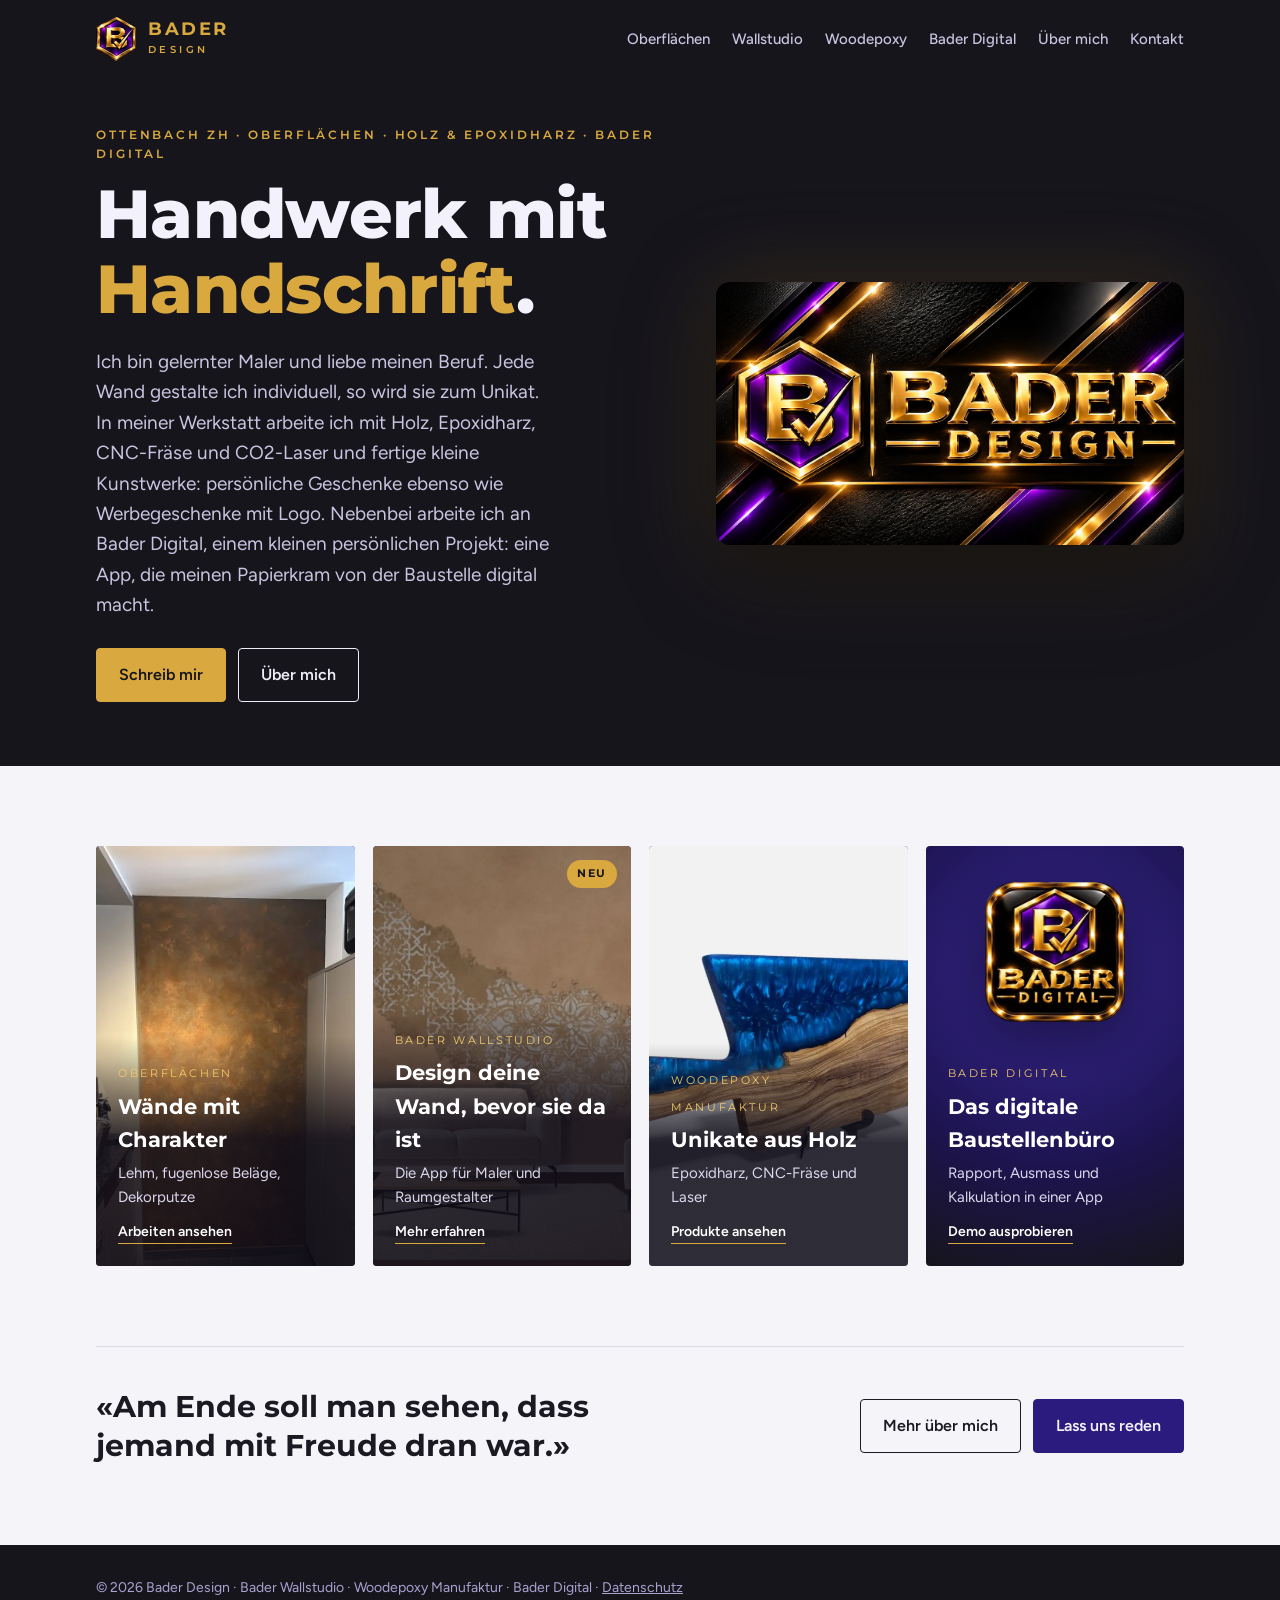
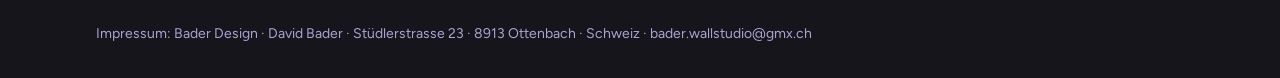
<file: index.html>
<!doctype html>
<html lang="de-CH">
<head>
<meta charset="utf-8">
<meta name="viewport" content="width=device-width, initial-scale=1, viewport-fit=cover">
<title>Bader Design · Maler, Oberflächen und Holz-Unikate in Ottenbach ZH</title>
<meta name="description" content="Bader Design in Ottenbach ZH: dekorative Oberflächen mit Lehm, Kalk und fugenlosen Belägen, Unikate aus Holz und Epoxidharz, die App Bader Wallstudio und Bader Digital.">
<link rel="icon" type="image/webp" href="logo-icon.webp">
<link rel="canonical" href="https://baderdesign.ch/">
<meta property="og:title" content="Bader Design">
<meta property="og:description" content="Bader Design in Ottenbach ZH: dekorative Oberflächen mit Lehm, Kalk und fugenlosen Belägen, Unikate aus Holz und Epoxidharz, die App Bader Wallstudio und Bader Digital.">
<meta property="og:image" content="https://baderdesign.ch/logo.webp">
<meta property="og:url" content="https://baderdesign.ch/">
<link rel="stylesheet" href="https://fonts.googleapis.com/css2?family=Archivo:wght@600;700;800&family=Montserrat:wght@500;600;700;800&family=Figtree:wght@400;500;600&family=JetBrains+Mono:wght@400;500&display=swap">
<link rel="stylesheet" href="style.css">
<style>:root{padding-top:env(safe-area-inset-top,0px);padding-bottom:env(safe-area-inset-bottom,0px)}body{margin:0}img{max-width:100%}[hidden]{display:none!important}</style>
</head>
<body><div class="band">
<nav><div class="wrap">
  <a class="brand" href="index.html" aria-label="Bader Design, Startseite">
    <img src="logo-icon.webp" alt="" width="40" height="45">
    <span><b>BADER</b><small>DESIGN</small></span>
  </a>
  <ul><li><a href="oberflaechen.html">Oberflächen</a></li><li><a href="wallstudio.html">Wallstudio</a></li><li><a href="woodepoxy.html">Woodepoxy</a></li><li><a href="digital.html">Bader Digital</a></li><li><a href="ueber-mich.html">Über mich</a></li><li><a href="kontakt.html">Kontakt</a></li></ul>
</div></nav>
<header class="hero home-hero"><div class="wrap">
  <div>
    <p class="label">Ottenbach ZH · Oberflächen · Holz &amp; Epoxidharz · Bader Digital</p>
    <h1>Handwerk mit <em>Handschrift</em>.</h1>
    <p class="lead">Ich bin gelernter Maler und liebe meinen Beruf. Jede Wand gestalte ich individuell, so wird sie zum Unikat. In meiner Werkstatt arbeite ich mit Holz, Epoxidharz, CNC-Fräse und CO2-Laser und fertige kleine Kunstwerke: persönliche Geschenke ebenso wie Werbegeschenke mit Logo. Nebenbei arbeite ich an Bader Digital, einem kleinen persönlichen Projekt: eine App, die meinen Papierkram von der Baustelle digital macht.</p>
    <div class="cta">
      <a class="btn gold" href="kontakt.html">Schreib mir</a>
      <a class="btn" href="ueber-mich.html" style="color:#EEECF5">Über mich</a>
    </div>
  </div>
  <div class="hexwrap">
    <img class="hex" src="logo.webp" alt="Bader Design Logo" width="1200" height="675">
  </div>
</div></header>
</div>

<section><div class="wrap">
  <div class="tiles">
    <a class="tile" href="oberflaechen.html"><img src="bilder/ironic-kueche.webp" alt="" loading="lazy"><div class="tx"><span>Oberflächen</span><b>Wände mit Charakter</b><small>Lehm, fugenlose Beläge, Dekorputze</small><em>Arbeiten ansehen</em></div></a>
    <a class="tile wall" href="wallstudio.html"><img src="bilder/ws-titel.webp" alt="" loading="lazy"><span class="newbadge">Neu</span><div class="tx"><span>Bader Wallstudio</span><b>Design deine Wand, bevor sie da ist</b><small>Die App für Maler und Raumgestalter</small><em>Mehr erfahren</em></div></a>
    <a class="tile" href="woodepoxy.html"><img src="bilder/brett-blau.webp" alt="" loading="lazy"><div class="tx"><span>Woodepoxy Manufaktur</span><b>Unikate aus Holz</b><small>Epoxidharz, CNC-Fräse und Laser</small><em>Produkte ansehen</em></div></a>
    <a class="tile app" href="digital.html"><img class="appicon" src="bilder/digital-icon.webp" alt="" width="360" height="360"><div class="tx"><span>Bader Digital</span><b>Das digitale Baustellenbüro</b><small>Rapport, Ausmass und Kalkulation in einer App</small><em>Demo ausprobieren</em></div></a>
  </div>
</div></section>

<section style="padding-top:0"><div class="wrap">
  <div class="teaser">
    <blockquote>«Am Ende soll man sehen, dass jemand mit Freude dran war.»</blockquote>
    <div class="cta"><a class="btn line" href="ueber-mich.html">Mehr über mich</a><a class="btn solid" href="kontakt.html">Lass uns reden</a></div>
  </div>
</div></section>

<footer><div class="wrap">
  <p>© 2026 Bader Design · Bader Wallstudio · Woodepoxy Manufaktur · Bader Digital · <a href="datenschutz.html" style="color:inherit">Datenschutz</a></p>
  <p>Impressum: Bader Design · David Bader · Stüdlerstrasse 23 · 8913 Ottenbach · Schweiz · bader.wallstudio@gmx.ch</p>
</div></footer>
<script src="script.js"></script>

</body></html>
</file>
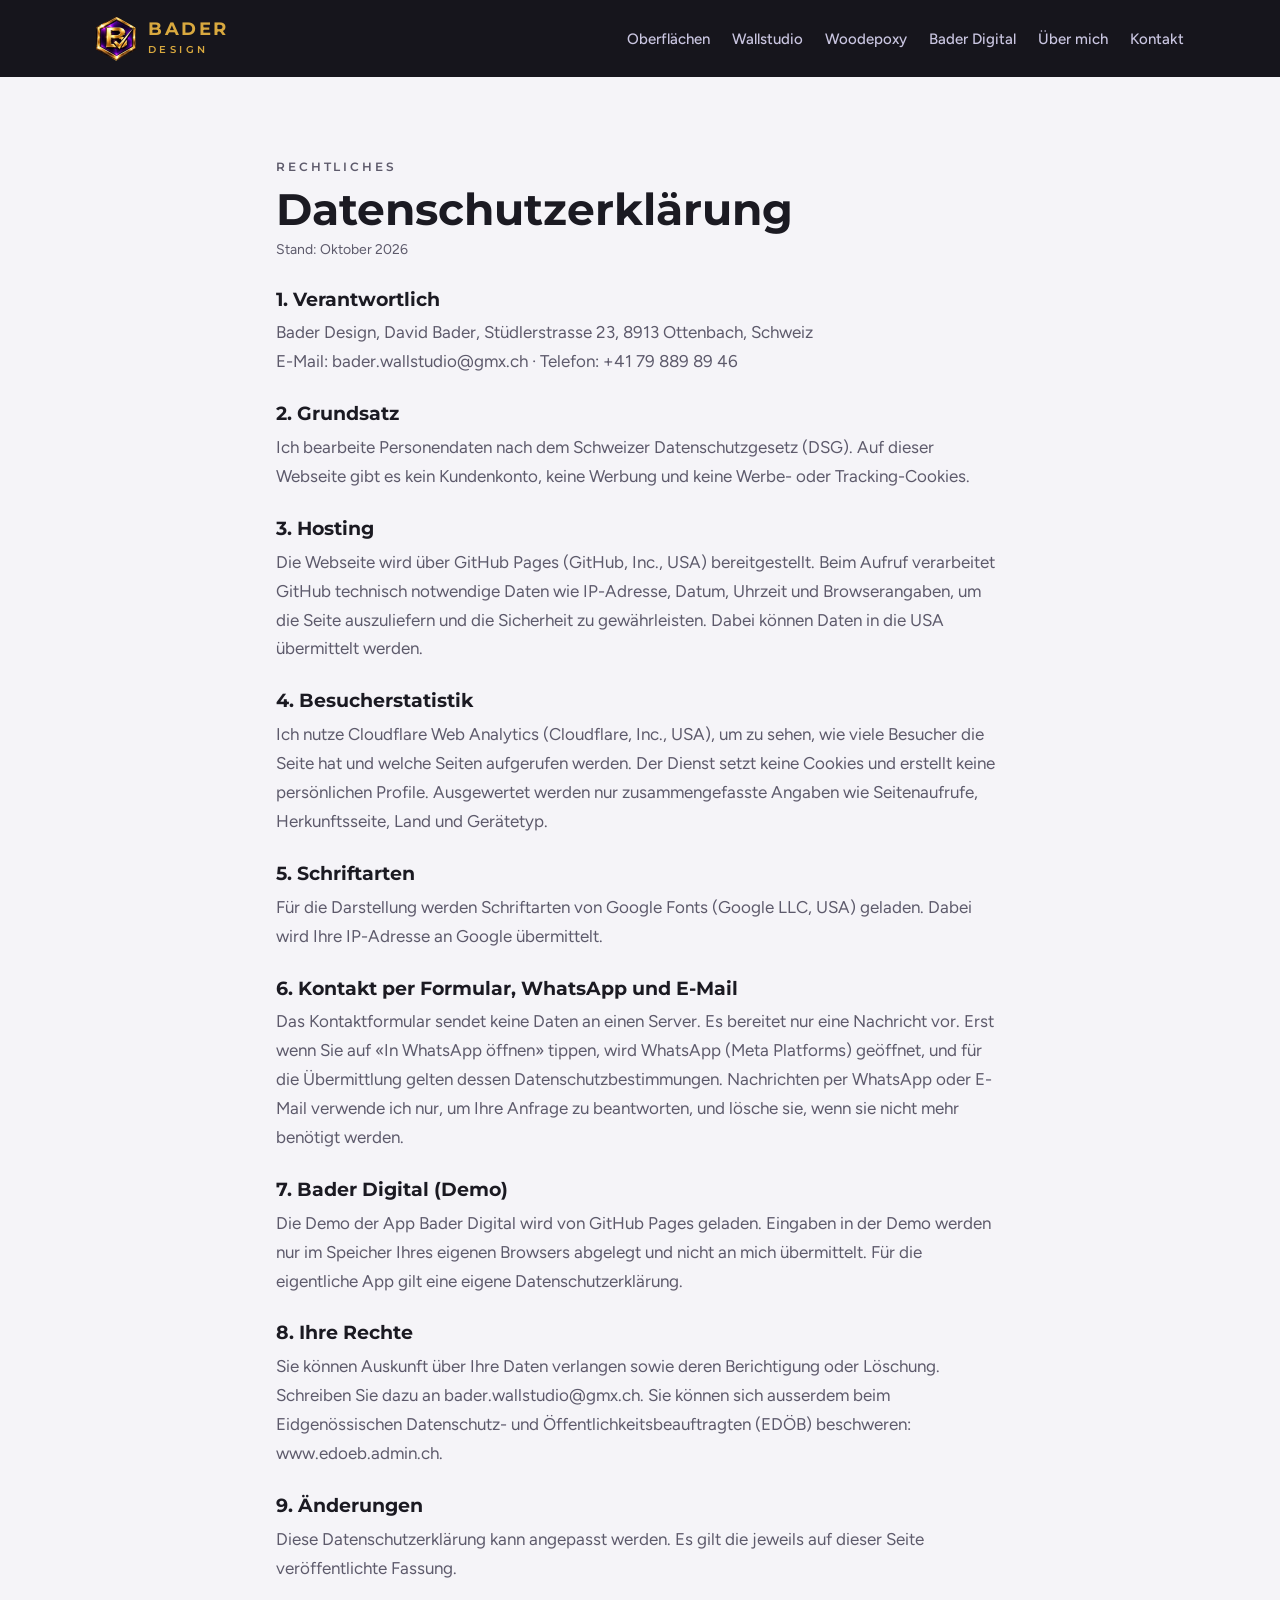
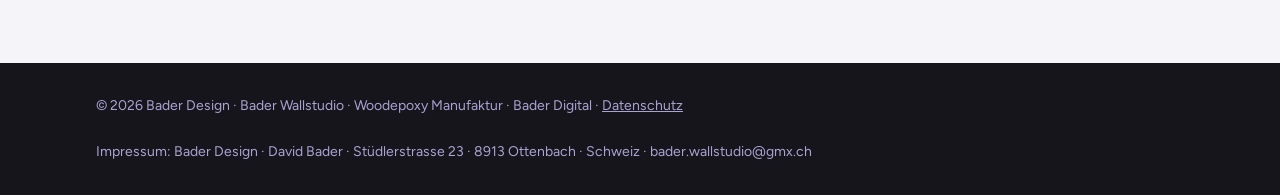
<file: datenschutz.html>
<!doctype html>
<html lang="de-CH">
<head>
<meta charset="utf-8">
<meta name="viewport" content="width=device-width, initial-scale=1, viewport-fit=cover">
<title>Datenschutz · Bader Design</title>
<meta name="description" content="Datenschutzerklärung von Bader Design.">
<link rel="icon" type="image/webp" href="logo-icon.webp">
<link rel="canonical" href="https://baderdesign.ch/datenschutz.html">
<link rel="stylesheet" href="https://fonts.googleapis.com/css2?family=Archivo:wght@600;700;800&family=Montserrat:wght@500;600;700;800&family=Figtree:wght@400;500;600&family=JetBrains+Mono:wght@400;500&display=swap">
<link rel="stylesheet" href="style.css">
<style>:root{padding-top:env(safe-area-inset-top,0px);padding-bottom:env(safe-area-inset-bottom,0px)}body{margin:0}img{max-width:100%}[hidden]{display:none!important}</style>
</head>
<body>
<div class="band">
<nav><div class="wrap">
  <a class="brand" href="index.html" aria-label="Bader Design, Startseite">
    <img src="logo-icon.webp" alt="" width="40" height="45">
    <span><b>BADER</b><small>DESIGN</small></span>
  </a>
  <ul><li><a href="oberflaechen.html">Oberflächen</a></li><li><a href="wallstudio.html">Wallstudio</a></li><li><a href="woodepoxy.html">Woodepoxy</a></li><li><a href="digital.html">Bader Digital</a></li><li><a href="ueber-mich.html">Über mich</a></li><li><a href="kontakt.html">Kontakt</a></li></ul>
</div></nav>
</div>

<section class="legal"><div class="wrap">
  <p class="label">Rechtliches</p>
  <h1>Datenschutzerklärung</h1>
  <p class="meta">Stand: Oktober 2026</p>
  <h3>1. Verantwortlich</h3>
  <p>Bader Design, David Bader, Stüdlerstrasse 23, 8913 Ottenbach, Schweiz<br>E-Mail: bader.wallstudio@gmx.ch · Telefon: +41 79 889 89 46</p>
  <h3>2. Grundsatz</h3>
  <p>Ich bearbeite Personendaten nach dem Schweizer Datenschutzgesetz (DSG). Auf dieser Webseite gibt es kein Kundenkonto, keine Werbung und keine Werbe- oder Tracking-Cookies.</p>
  <h3>3. Hosting</h3>
  <p>Die Webseite wird über GitHub Pages (GitHub, Inc., USA) bereitgestellt. Beim Aufruf verarbeitet GitHub technisch notwendige Daten wie IP-Adresse, Datum, Uhrzeit und Browserangaben, um die Seite auszuliefern und die Sicherheit zu gewährleisten. Dabei können Daten in die USA übermittelt werden.</p>
  <h3>4. Besucherstatistik</h3>
  <p>Ich nutze Cloudflare Web Analytics (Cloudflare, Inc., USA), um zu sehen, wie viele Besucher die Seite hat und welche Seiten aufgerufen werden. Der Dienst setzt keine Cookies und erstellt keine persönlichen Profile. Ausgewertet werden nur zusammengefasste Angaben wie Seitenaufrufe, Herkunftsseite, Land und Gerätetyp.</p>
  <h3>5. Schriftarten</h3>
  <p>Für die Darstellung werden Schriftarten von Google Fonts (Google LLC, USA) geladen. Dabei wird Ihre IP-Adresse an Google übermittelt.</p>
  <h3>6. Kontakt per Formular, WhatsApp und E-Mail</h3>
  <p>Das Kontaktformular sendet keine Daten an einen Server. Es bereitet nur eine Nachricht vor. Erst wenn Sie auf «In WhatsApp öffnen» tippen, wird WhatsApp (Meta Platforms) geöffnet, und für die Übermittlung gelten dessen Datenschutzbestimmungen. Nachrichten per WhatsApp oder E-Mail verwende ich nur, um Ihre Anfrage zu beantworten, und lösche sie, wenn sie nicht mehr benötigt werden.</p>
  <h3>7. Bader Digital (Demo)</h3>
  <p>Die Demo der App Bader Digital wird von GitHub Pages geladen. Eingaben in der Demo werden nur im Speicher Ihres eigenen Browsers abgelegt und nicht an mich übermittelt. Für die eigentliche App gilt eine eigene Datenschutzerklärung.</p>
  <h3>8. Ihre Rechte</h3>
  <p>Sie können Auskunft über Ihre Daten verlangen sowie deren Berichtigung oder Löschung. Schreiben Sie dazu an bader.wallstudio@gmx.ch. Sie können sich ausserdem beim Eidgenössischen Datenschutz- und Öffentlichkeitsbeauftragten (EDÖB) beschweren: www.edoeb.admin.ch.</p>
  <h3>9. Änderungen</h3>
  <p>Diese Datenschutzerklärung kann angepasst werden. Es gilt die jeweils auf dieser Seite veröffentlichte Fassung.</p>
</div></section>

<footer><div class="wrap">
  <p>© 2026 Bader Design · Bader Wallstudio · Woodepoxy Manufaktur · Bader Digital · <a href="datenschutz.html" style="color:inherit">Datenschutz</a></p>
  <p>Impressum: Bader Design · David Bader · Stüdlerstrasse 23 · 8913 Ottenbach · Schweiz · bader.wallstudio@gmx.ch</p>
</div></footer>
<script src="script.js"></script>
</body>
</html>
</file>
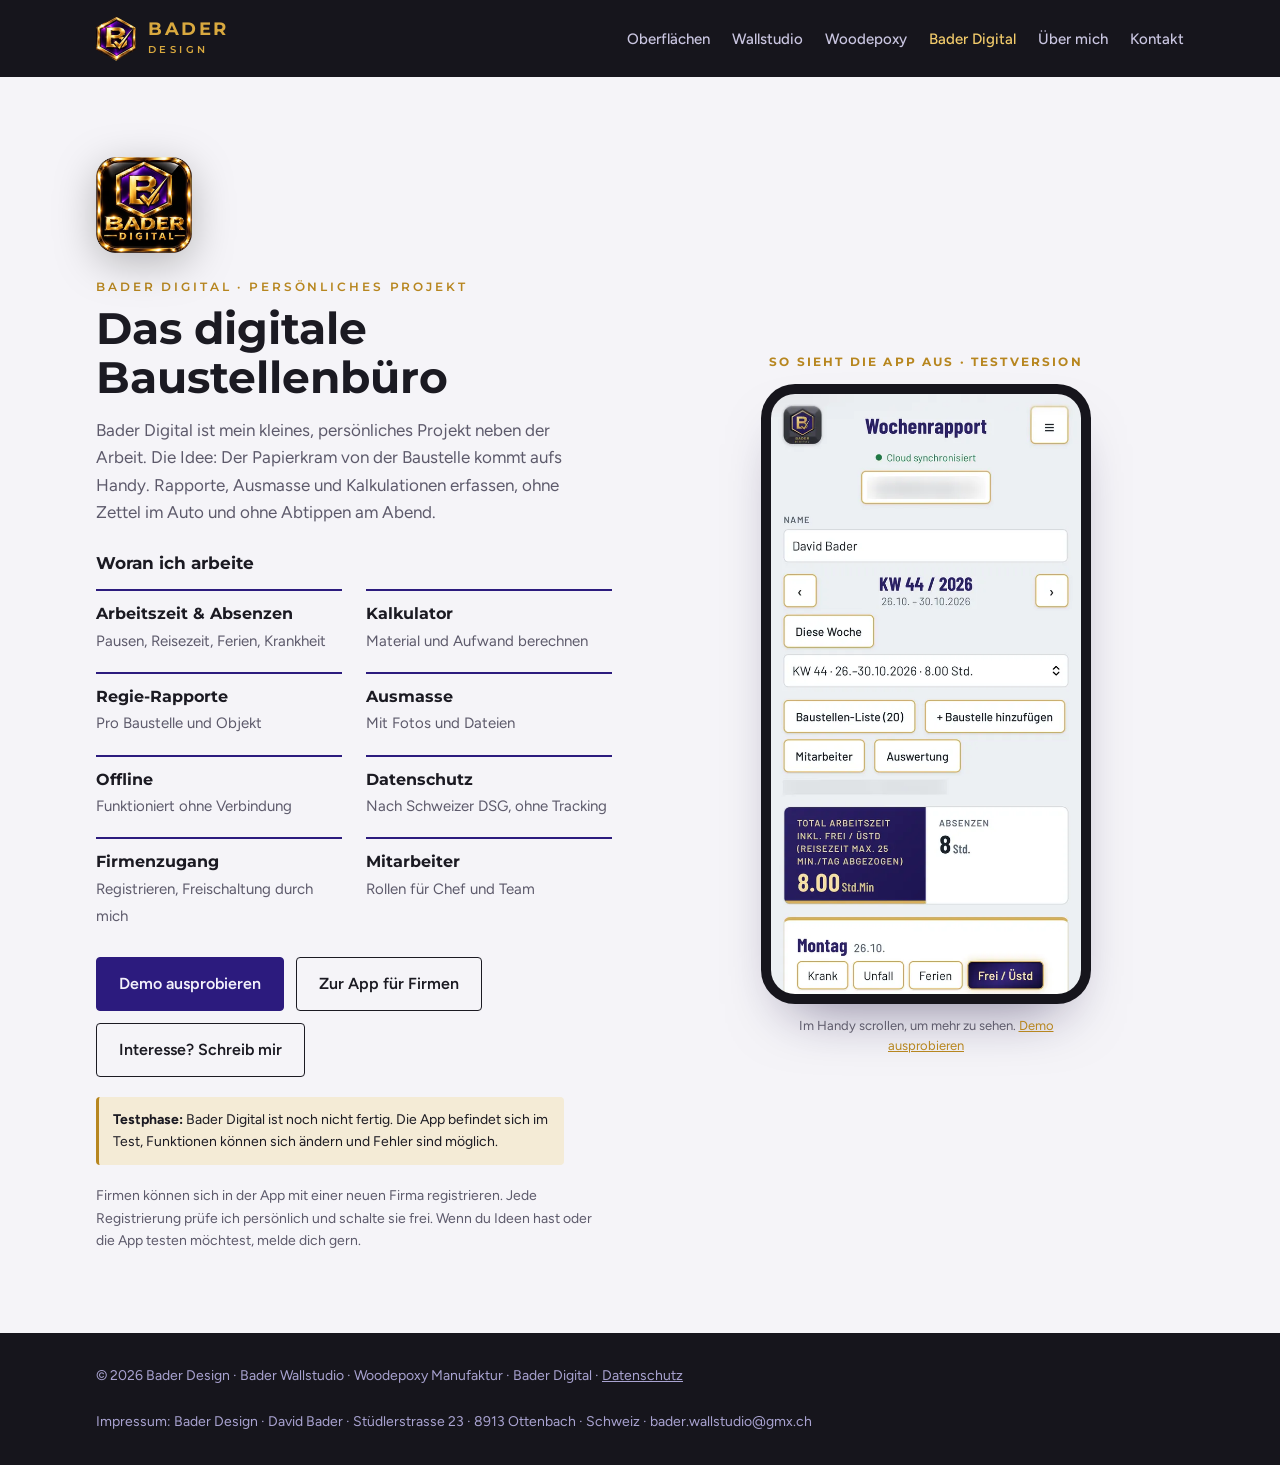
<file: digital.html>
<!doctype html>
<html lang="de-CH">
<head>
<meta charset="utf-8">
<meta name="viewport" content="width=device-width, initial-scale=1, viewport-fit=cover">
<title>Bader Digital · Bader Design</title>
<meta name="description" content="Bader Digital: das digitale Baustellenbüro für Rapport, Ausmass und Kalkulation. Demo ausprobieren.">
<link rel="icon" type="image/webp" href="logo-icon.webp">
<link rel="canonical" href="https://baderdesign.ch/digital.html">
<link rel="stylesheet" href="https://fonts.googleapis.com/css2?family=Archivo:wght@600;700;800&family=Montserrat:wght@500;600;700;800&family=Figtree:wght@400;500;600&family=JetBrains+Mono:wght@400;500&display=swap">
<link rel="stylesheet" href="style.css">
<style>:root{padding-top:env(safe-area-inset-top,0px);padding-bottom:env(safe-area-inset-bottom,0px)}body{margin:0}img{max-width:100%}[hidden]{display:none!important}</style>
</head>
<body>
<div class="band">
<nav><div class="wrap">
  <a class="brand" href="index.html" aria-label="Bader Design, Startseite">
    <img src="logo-icon.webp" alt="" width="40" height="45">
    <span><b>BADER</b><small>DESIGN</small></span>
  </a>
  <ul><li><a href="oberflaechen.html">Oberflächen</a></li><li><a href="wallstudio.html">Wallstudio</a></li><li><a href="woodepoxy.html">Woodepoxy</a></li><li><a href="digital.html" aria-current="page">Bader Digital</a></li><li><a href="ueber-mich.html">Über mich</a></li><li><a href="kontakt.html">Kontakt</a></li></ul>
</div></nav>
</div>

<section class="digital" id="digital"><div class="wrap">
  <div>
    <img src="bilder/digital-icon.webp" alt="Bader Digital App-Symbol" width="96" height="96" style="width:96px;height:96px;margin-bottom:16px;filter:drop-shadow(0 10px 20px rgba(0,0,0,.25))">
    <p class="label">Bader Digital · Persönliches Projekt</p>
    <h1 style="font-size:clamp(28px,3.8vw,44px);margin-top:8px">Das digitale Baustellenbüro</h1>
    <p style="color:var(--muted);margin-top:16px;max-width:46ch">Bader Digital ist mein kleines, persönliches Projekt neben der Arbeit. Die Idee: Der Papierkram von der Baustelle kommt aufs Handy. Rapporte, Ausmasse und Kalkulationen erfassen, ohne Zettel im Auto und ohne Abtippen am Abend.</p>
    <p style="font-family:var(--display);font-weight:700;margin-top:24px">Woran ich arbeite</p>
    <ul class="feat" style="margin-top:12px">
      <li><b>Arbeitszeit &amp; Absenzen</b><span>Pausen, Reisezeit, Ferien, Krankheit</span></li>
      <li><b>Kalkulator</b><span>Material und Aufwand berechnen</span></li>
      <li><b>Regie-Rapporte</b><span>Pro Baustelle und Objekt</span></li>
      <li><b>Ausmasse</b><span>Mit Fotos und Dateien</span></li>
      <li><b>Offline</b><span>Funktioniert ohne Verbindung</span></li>
      <li><b>Datenschutz</b><span>Nach Schweizer DSG, ohne Tracking</span></li>
      <li><b>Firmenzugang</b><span>Registrieren, Freischaltung durch mich</span></li>
      <li><b>Mitarbeiter</b><span>Rollen für Chef und Team</span></li>
    </ul>
    <div class="cta">
      <a class="btn solid" href="https://baderdesign.github.io/Rapport-Demo/" target="_blank" rel="noopener">Demo ausprobieren</a>
      <a class="btn line" href="https://baderdesign.github.io/Rapport/" target="_blank" rel="noopener">Zur App für Firmen</a>
      <a class="btn line" href="#kontakt" data-pick-link="Bader Digital">Interesse? Schreib mir</a>
    </div>
    <p class="testnote"><b>Testphase:</b> Bader Digital ist noch nicht fertig. Die App befindet sich im Test, Funktionen können sich ändern und Fehler sind möglich.</p>
    <p class="fine">Firmen können sich in der App mit einer neuen Firma registrieren. Jede Registrierung prüfe ich persönlich und schalte sie frei. Wenn du Ideen hast oder die App testen möchtest, melde dich gern.</p>
  </div>
  <div class="demo">
    <p class="demo-tag">So sieht die App aus · Testversion</p>
    <div class="phone shots"><div class="shot-scroll" tabindex="0" aria-label="Screenshots der App, scrollbar"><img src="bilder/app-1.webp" alt="Wochenrapport mit Wochenübersicht, Arbeitszeit und Absenzen" width="600" height="1204"><img src="bilder/app-2.webp" alt="Tageseingabe mit Baustelle, Arbeitszeit, Pausen und Reisezeit" width="600" height="1171"></div></div>
    <p class="demo-note">Im Handy scrollen, um mehr zu sehen. <a href="https://baderdesign.github.io/Rapport-Demo/" target="_blank" rel="noopener">Demo ausprobieren</a></p>
  </div>
</div></section>

<footer><div class="wrap">
  <p>© 2026 Bader Design · Bader Wallstudio · Woodepoxy Manufaktur · Bader Digital · <a href="datenschutz.html" style="color:inherit">Datenschutz</a></p>
  <p>Impressum: Bader Design · David Bader · Stüdlerstrasse 23 · 8913 Ottenbach · Schweiz · bader.wallstudio@gmx.ch</p>
</div></footer>
<script src="script.js"></script>
</body>
</html>
</file>
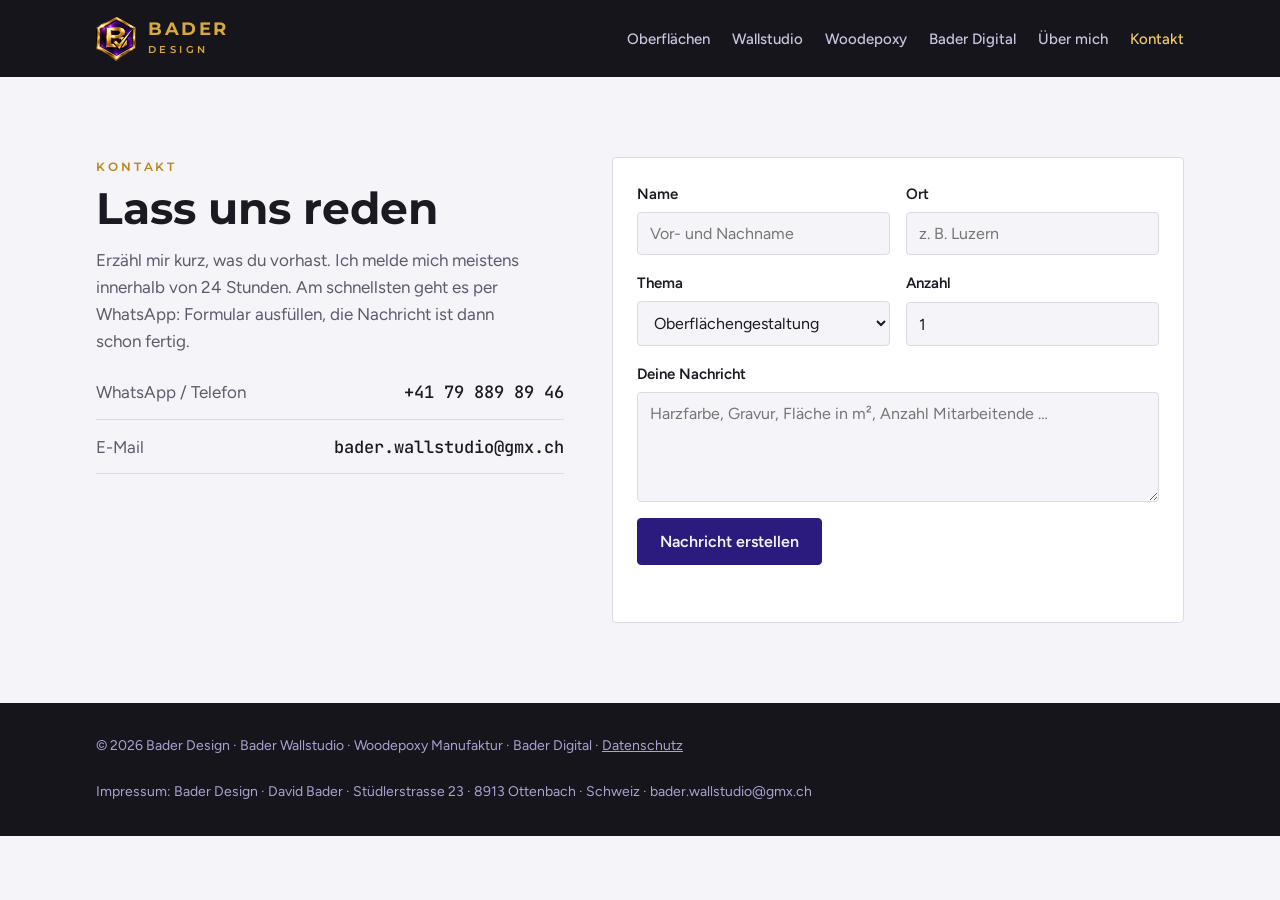
<file: kontakt.html>
<!doctype html>
<html lang="de-CH">
<head>
<meta charset="utf-8">
<meta name="viewport" content="width=device-width, initial-scale=1, viewport-fit=cover">
<title>Kontakt · Bader Design</title>
<meta name="description" content="Kontakt zu Bader Design in Ottenbach ZH: per WhatsApp, Telefon oder E-Mail.">
<link rel="icon" type="image/webp" href="logo-icon.webp">
<link rel="canonical" href="https://baderdesign.ch/kontakt.html">
<link rel="stylesheet" href="https://fonts.googleapis.com/css2?family=Archivo:wght@600;700;800&family=Montserrat:wght@500;600;700;800&family=Figtree:wght@400;500;600&family=JetBrains+Mono:wght@400;500&display=swap">
<link rel="stylesheet" href="style.css">
<style>:root{padding-top:env(safe-area-inset-top,0px);padding-bottom:env(safe-area-inset-bottom,0px)}body{margin:0}img{max-width:100%}[hidden]{display:none!important}</style>
</head>
<body>
<div class="band">
<nav><div class="wrap">
  <a class="brand" href="index.html" aria-label="Bader Design, Startseite">
    <img src="logo-icon.webp" alt="" width="40" height="45">
    <span><b>BADER</b><small>DESIGN</small></span>
  </a>
  <ul><li><a href="oberflaechen.html">Oberflächen</a></li><li><a href="wallstudio.html">Wallstudio</a></li><li><a href="woodepoxy.html">Woodepoxy</a></li><li><a href="digital.html">Bader Digital</a></li><li><a href="ueber-mich.html">Über mich</a></li><li><a href="kontakt.html" aria-current="page">Kontakt</a></li></ul>
</div></nav>
</div>

<section class="contact" id="kontakt"><div class="wrap">
  <div>
    <p class="label">Kontakt</p>
    <h1 style="font-size:clamp(28px,3.8vw,44px);margin-top:8px">Lass uns reden</h1>
    <p style="color:var(--muted);margin-top:14px;max-width:40ch">Erzähl mir kurz, was du vorhast. Ich melde mich meistens innerhalb von 24 Stunden. Am schnellsten geht es per WhatsApp: Formular ausfüllen, die Nachricht ist dann schon fertig.</p>
    <div class="direct">
      <div><span>WhatsApp / Telefon</span><b>+41 79 889 89 46</b></div>
      <div><span>E-Mail</span><b>bader.wallstudio@gmx.ch</b></div>
    </div>
  </div>
  <form id="f" novalidate>
    <div class="row">
      <label for="name">Name<input id="name" required placeholder="Vor- und Nachname"></label>
      <label for="ort">Ort<input id="ort" placeholder="z. B. Luzern"></label>
    </div>
    <div class="row">
      <label for="produkt">Thema
        <select id="produkt">
          <option>Oberflächengestaltung</option><option>Servierbrett</option><option>Stirnholzbrett</option><option>Flaschenöffner</option><option>Lasergravur</option><option>3D-Relief</option><option>Untersetzer</option><option>Kugelschreiber-Box</option><option>Anderes Einzelstück</option><option>Bader Digital</option><option>Bader Wallstudio</option>
        </select></label>
      <label for="menge">Anzahl<input id="menge" type="number" min="1" value="1" inputmode="numeric"></label>
    </div>
    <label for="wunsch">Deine Nachricht<textarea id="wunsch" placeholder="Harzfarbe, Gravur, Fläche in m², Anzahl Mitarbeitende …"></textarea></label>
    <button class="btn solid" type="submit" style="justify-self:start">Nachricht erstellen</button>
    <p class="status" id="status" role="status"></p>
    <div class="out" id="out">
      <pre id="msg"></pre>
      <div class="cta" style="margin-top:0">
        <a class="btn solid" id="wa" href="#" target="_blank" rel="noopener">In WhatsApp öffnen</a>
        <button class="btn" type="button" id="copy">Text kopieren</button>
      </div>
    </div>
  </form>
</div></section>

<footer><div class="wrap">
  <p>© 2026 Bader Design · Bader Wallstudio · Woodepoxy Manufaktur · Bader Digital · <a href="datenschutz.html" style="color:inherit">Datenschutz</a></p>
  <p>Impressum: Bader Design · David Bader · Stüdlerstrasse 23 · 8913 Ottenbach · Schweiz · bader.wallstudio@gmx.ch</p>
</div></footer>
<script src="script.js"></script>
</body>
</html>
</file>
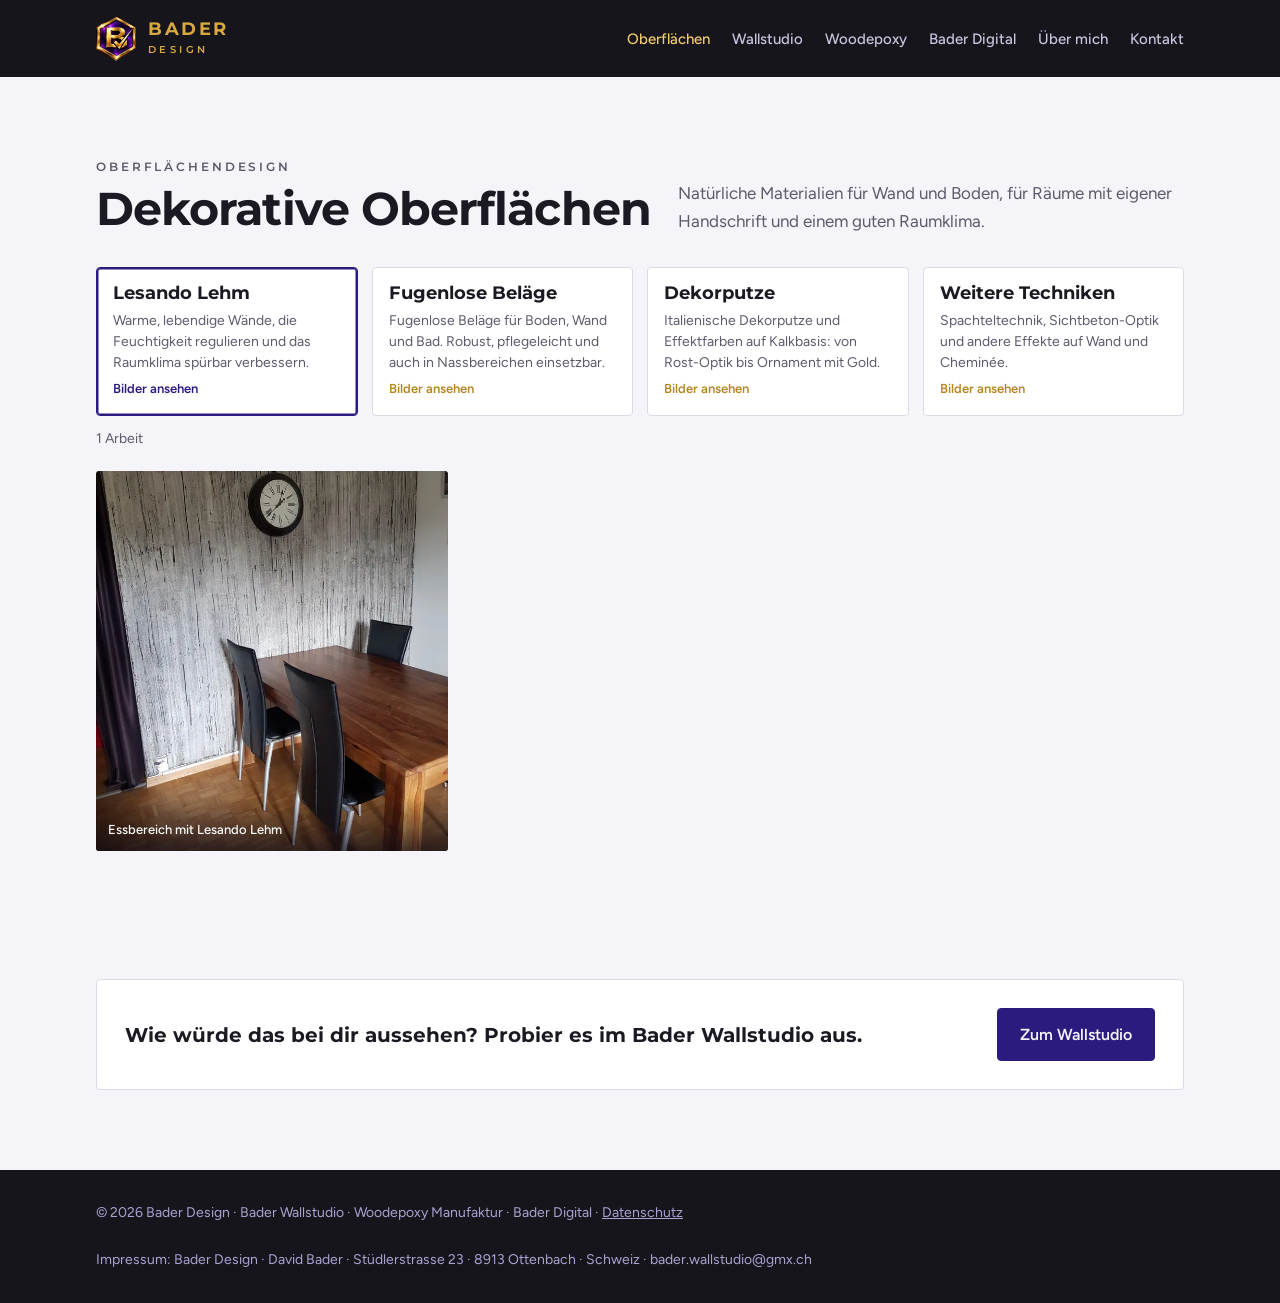
<file: oberflaechen.html>
<!doctype html>
<html lang="de-CH">
<head>
<meta charset="utf-8">
<meta name="viewport" content="width=device-width, initial-scale=1, viewport-fit=cover">
<title>Oberflächen · Bader Design</title>
<meta name="description" content="Dekorative Oberflächen von Bader Design: Lesando Lehm, fugenlose Beläge, italienische Dekorputze und Spachteltechniken für Wand und Boden.">
<link rel="icon" type="image/webp" href="logo-icon.webp">
<link rel="canonical" href="https://baderdesign.ch/oberflaechen.html">
<link rel="stylesheet" href="https://fonts.googleapis.com/css2?family=Archivo:wght@600;700;800&family=Montserrat:wght@500;600;700;800&family=Figtree:wght@400;500;600&family=JetBrains+Mono:wght@400;500&display=swap">
<link rel="stylesheet" href="style.css">
<style>:root{padding-top:env(safe-area-inset-top,0px);padding-bottom:env(safe-area-inset-bottom,0px)}body{margin:0}img{max-width:100%}[hidden]{display:none!important}</style>
</head>
<body>
<div class="band">
<nav><div class="wrap">
  <a class="brand" href="index.html" aria-label="Bader Design, Startseite">
    <img src="logo-icon.webp" alt="" width="40" height="45">
    <span><b>BADER</b><small>DESIGN</small></span>
  </a>
  <ul><li><a href="oberflaechen.html" aria-current="page">Oberflächen</a></li><li><a href="wallstudio.html">Wallstudio</a></li><li><a href="woodepoxy.html">Woodepoxy</a></li><li><a href="digital.html">Bader Digital</a></li><li><a href="ueber-mich.html">Über mich</a></li><li><a href="kontakt.html">Kontakt</a></li></ul>
</div></nav>
</div>

<section id="oberflaechen"><div class="wrap">
  <div class="head">
    <div><p class="label">Oberflächendesign</p><h1>Dekorative Oberflächen</h1></div>
    <p>Natürliche Materialien für Wand und Boden, für Räume mit eigener Handschrift und einem guten Raumklima.</p>
  </div>
  <div class="mats" role="group" aria-label="Material wählen">
    <button type="button" class="mat-btn on" data-cat="lehm" aria-pressed="true"><h3>Lesando Lehm</h3><p>Warme, lebendige Wände, die Feuchtigkeit regulieren und das Raumklima spürbar verbessern.</p><em>Bilder ansehen</em></button>
    <button type="button" class="mat-btn" data-cat="belag" aria-pressed="false"><h3>Fugenlose Beläge</h3><p>Fugenlose Beläge für Boden, Wand und Bad. Robust, pflegeleicht und auch in Nassbereichen einsetzbar.</p><em>Bilder ansehen</em></button>
    <button type="button" class="mat-btn" data-cat="dekor" aria-pressed="false"><h3>Dekorputze</h3><p>Italienische Dekorputze und Effektfarben auf Kalkbasis: von Rost-Optik bis Ornament mit Gold.</p><em>Bilder ansehen</em></button>
    <button type="button" class="mat-btn" data-cat="weitere" aria-pressed="false"><h3>Weitere Techniken</h3><p>Spachteltechnik, Sichtbeton-Optik und andere Effekte auf Wand und Cheminée.</p><em>Bilder ansehen</em></button>
  </div>
  <p class="matcount" id="matcount" aria-live="polite"></p>
  <div class="feature" data-cat="dekor">
    <figure class="f-main"><img src="bilder/ironic-kueche.webp" alt="Küchenwand in Rost-Optik" width="750" height="1000" loading="lazy"></figure>
    <div class="f-txt">
      <p class="label">Projekt im Fokus</p>
      <h3>Küchenwand in Rost-Optik</h3>
      <p>Mit einem Metall-Effektputz in zwei Schichten entsteht eine Wand, die aussieht wie gealtertes Metall. Kupfer, Rost und ein Hauch Blau wechseln sich ab, je nach Licht wirkt die Fläche anders.</p>
      <ul class="f-facts"><li><span>Material</span><b>Metall-Effektputz, zweischichtig</b></li><li><span>Raum</span><b>Küche, Akzentwand</b></li><li><span>Wirkung</span><b>Metall- und Rost-Optik</b></li></ul>
      <figure class="f-detail"><img src="bilder/ironic-detail.webp" alt="Nahaufnahme der Rost-Oberfläche" width="600" height="800" loading="lazy"><figcaption>Detail der Oberfläche</figcaption></figure>
    </div>
  </div>
  <div class="gal">
<figure data-cat="lehm"><img src="bilder/struktur-wand.webp" alt="Essbereich mit Lesando Lehm" width="675" height="900" loading="lazy"><figcaption>Essbereich mit Lesando Lehm</figcaption></figure>
<figure data-cat="weitere"><img src="bilder/cheminee.webp" alt="Cheminée in Spachteltechnik" width="437" height="900" loading="lazy"><figcaption>Cheminée in Spachteltechnik</figcaption></figure>
<figure data-cat="dekor"><img src="bilder/ornament-gold.webp" alt="Musterplatte: Ornament in Gold auf Blau" width="676" height="900" loading="lazy"><figcaption>Musterplatte: Ornament in Gold auf Blau</figcaption></figure>
<figure data-cat="belag"><img src="bilder/bad-gruen.webp" alt="Badezimmer in Grün, fugenlos" width="675" height="900" loading="lazy"><figcaption>Badezimmer in Grün, fugenlos</figcaption></figure>
<figure data-cat="dekor"><img src="bilder/schablone.webp" alt="Musterplatte mit Schablonentechnik" width="506" height="900" loading="lazy"><figcaption>Musterplatte mit Schablonentechnik</figcaption></figure>
<figure data-cat="weitere"><img src="bilder/beton-optik.webp" alt="Wand in Sichtbeton-Optik" width="675" height="900" loading="lazy"><figcaption>Wand in Sichtbeton-Optik</figcaption></figure>
  </div>
</div></section>
<section style="padding-top:0"><div class="wrap"><div class="am-cta"><p>Wie würde das bei dir aussehen? Probier es im Bader Wallstudio aus.</p><div class="cta" style="margin-top:0"><a class="btn solid" href="wallstudio.html">Zum Wallstudio</a></div></div></div></section>

<footer><div class="wrap">
  <p>© 2026 Bader Design · Bader Wallstudio · Woodepoxy Manufaktur · Bader Digital · <a href="datenschutz.html" style="color:inherit">Datenschutz</a></p>
  <p>Impressum: Bader Design · David Bader · Stüdlerstrasse 23 · 8913 Ottenbach · Schweiz · bader.wallstudio@gmx.ch</p>
</div></footer>
<script src="script.js"></script>
</body>
</html>
</file>
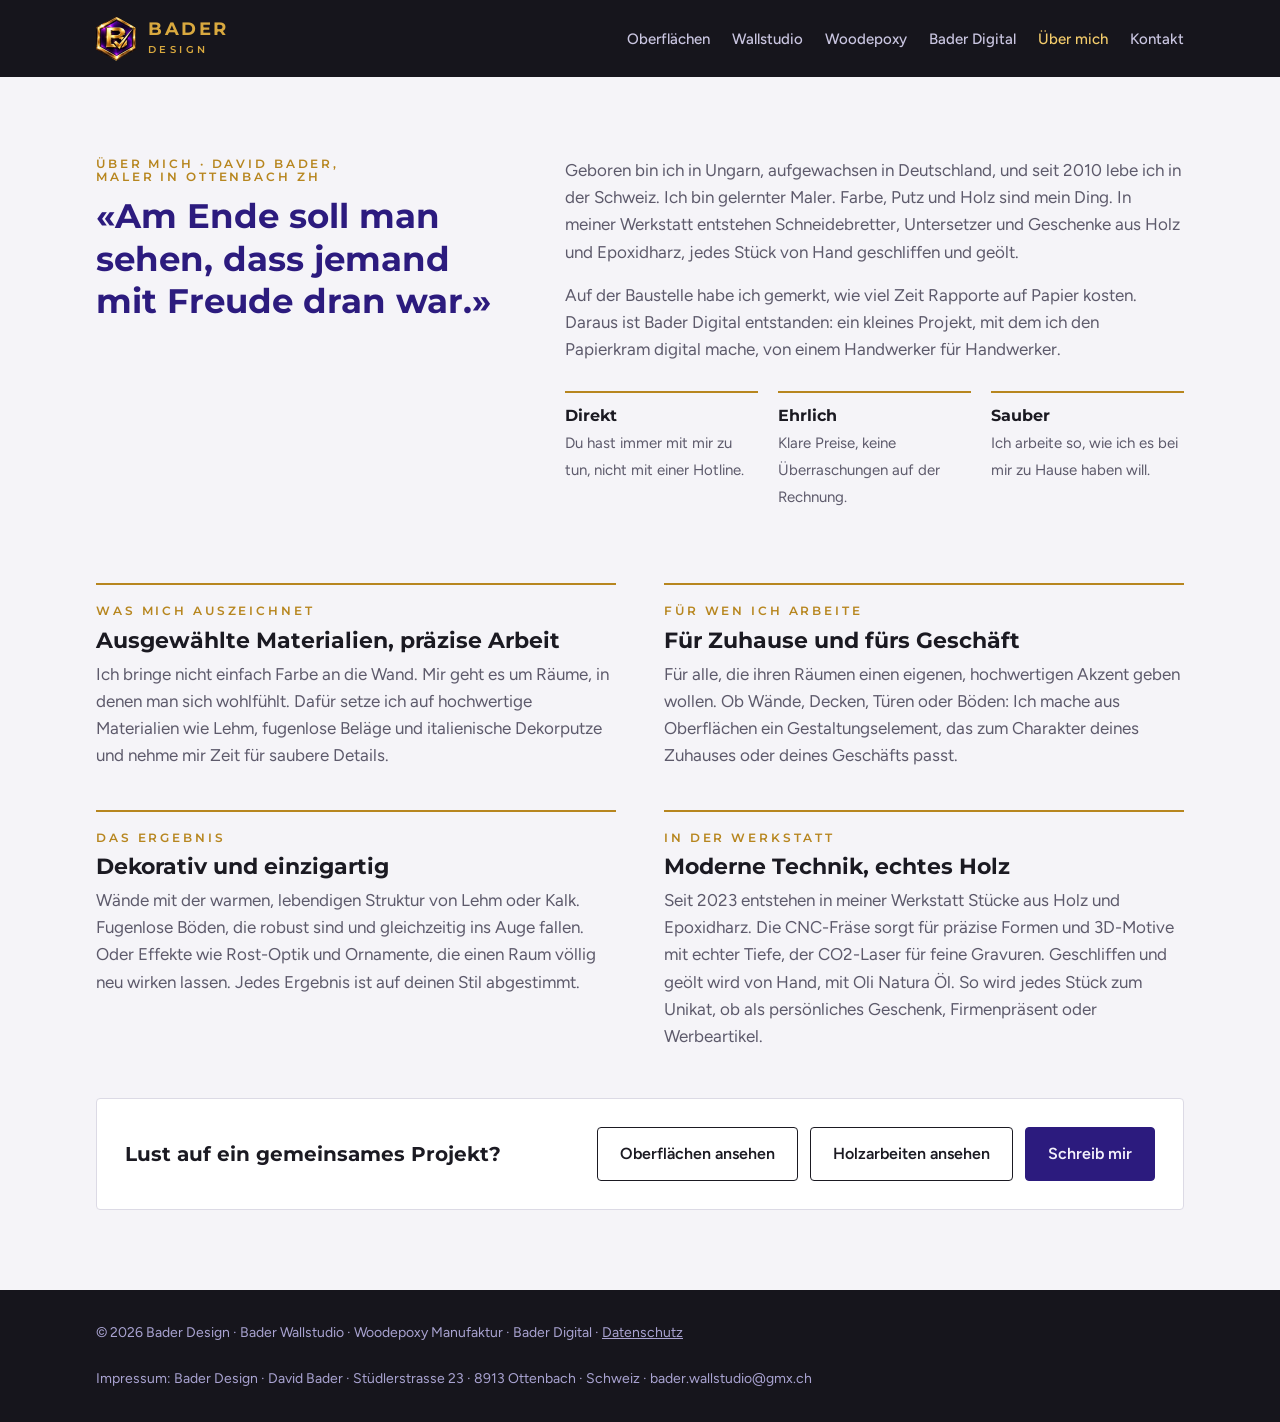
<file: ueber-mich.html>
<!doctype html>
<html lang="de-CH">
<head>
<meta charset="utf-8">
<meta name="viewport" content="width=device-width, initial-scale=1, viewport-fit=cover">
<title>Über mich · Bader Design</title>
<meta name="description" content="Über David Bader, Maler in Ottenbach ZH: Oberflächen mit Charakter und Unikate aus Holz und Epoxidharz.">
<link rel="icon" type="image/webp" href="logo-icon.webp">
<link rel="canonical" href="https://baderdesign.ch/ueber-mich.html">
<link rel="stylesheet" href="https://fonts.googleapis.com/css2?family=Archivo:wght@600;700;800&family=Montserrat:wght@500;600;700;800&family=Figtree:wght@400;500;600&family=JetBrains+Mono:wght@400;500&display=swap">
<link rel="stylesheet" href="style.css">
<style>:root{padding-top:env(safe-area-inset-top,0px);padding-bottom:env(safe-area-inset-bottom,0px)}body{margin:0}img{max-width:100%}[hidden]{display:none!important}</style>
</head>
<body>
<div class="band">
<nav><div class="wrap">
  <a class="brand" href="index.html" aria-label="Bader Design, Startseite">
    <img src="logo-icon.webp" alt="" width="40" height="45">
    <span><b>BADER</b><small>DESIGN</small></span>
  </a>
  <ul><li><a href="oberflaechen.html">Oberflächen</a></li><li><a href="wallstudio.html">Wallstudio</a></li><li><a href="woodepoxy.html">Woodepoxy</a></li><li><a href="digital.html">Bader Digital</a></li><li><a href="ueber-mich.html" aria-current="page">Über mich</a></li><li><a href="kontakt.html">Kontakt</a></li></ul>
</div></nav>
</div>

<section class="about" id="ueber"><div class="wrap">
  <div>
    <h1 class="label" style="font-size:12px">Über mich · David Bader, Maler in Ottenbach ZH</h1>
    <blockquote style="margin-top:12px">«Am Ende soll man sehen, dass jemand mit Freude dran war.»</blockquote>
  </div>
  <div class="txt">
    <p>Geboren bin ich in Ungarn, aufgewachsen in Deutschland, und seit 2010 lebe ich in der Schweiz. Ich bin gelernter Maler. Farbe, Putz und Holz sind mein Ding. In meiner Werkstatt entstehen Schneidebretter, Untersetzer und Geschenke aus Holz und Epoxidharz, jedes Stück von Hand geschliffen und geölt.</p>
    <p>Auf der Baustelle habe ich gemerkt, wie viel Zeit Rapporte auf Papier kosten. Daraus ist Bader Digital entstanden: ein kleines Projekt, mit dem ich den Papierkram digital mache, von einem Handwerker für Handwerker.</p>
    <ul class="vals">
      <li><b>Direkt</b><span>Du hast immer mit mir zu tun, nicht mit einer Hotline.</span></li>
      <li><b>Ehrlich</b><span>Klare Preise, keine Überraschungen auf der Rechnung.</span></li>
      <li><b>Sauber</b><span>Ich arbeite so, wie ich es bei mir zu Hause haben will.</span></li>
    </ul>
  </div>

</div>
<div class="wrap about-more">
  <div class="am-grid">
    <div class="am-item">
      <p class="label">Was mich auszeichnet</p>
      <h3>Ausgewählte Materialien, präzise Arbeit</h3>
      <p>Ich bringe nicht einfach Farbe an die Wand. Mir geht es um Räume, in denen man sich wohlfühlt. Dafür setze ich auf hochwertige Materialien wie Lehm, fugenlose Beläge und italienische Dekorputze und nehme mir Zeit für saubere Details.</p>
    </div>
    <div class="am-item">
      <p class="label">Für wen ich arbeite</p>
      <h3>Für Zuhause und fürs Geschäft</h3>
      <p>Für alle, die ihren Räumen einen eigenen, hochwertigen Akzent geben wollen. Ob Wände, Decken, Türen oder Böden: Ich mache aus Oberflächen ein Gestaltungselement, das zum Charakter deines Zuhauses oder deines Geschäfts passt.</p>
    </div>
    <div class="am-item">
      <p class="label">Das Ergebnis</p>
      <h3>Dekorativ und einzigartig</h3>
      <p>Wände mit der warmen, lebendigen Struktur von Lehm oder Kalk. Fugenlose Böden, die robust sind und gleichzeitig ins Auge fallen. Oder Effekte wie Rost-Optik und Ornamente, die einen Raum völlig neu wirken lassen. Jedes Ergebnis ist auf deinen Stil abgestimmt.</p>
    </div>
    <div class="am-item">
      <p class="label">In der Werkstatt</p>
      <h3>Moderne Technik, echtes Holz</h3>
      <p>Seit 2023 entstehen in meiner Werkstatt Stücke aus Holz und Epoxidharz. Die CNC-Fräse sorgt für präzise Formen und 3D-Motive mit echter Tiefe, der CO2-Laser für feine Gravuren. Geschliffen und geölt wird von Hand, mit Oli Natura Öl. So wird jedes Stück zum Unikat, ob als persönliches Geschenk, Firmenpräsent oder Werbeartikel.</p>
    </div>
  </div>
  <div class="am-cta"><p>Lust auf ein gemeinsames Projekt?</p><div class="cta" style="margin-top:0"><a class="btn line" href="oberflaechen.html">Oberflächen ansehen</a><a class="btn line" href="woodepoxy.html">Holzarbeiten ansehen</a><a class="btn solid" href="kontakt.html">Schreib mir</a></div></div>
</div></section>

<footer><div class="wrap">
  <p>© 2026 Bader Design · Bader Wallstudio · Woodepoxy Manufaktur · Bader Digital · <a href="datenschutz.html" style="color:inherit">Datenschutz</a></p>
  <p>Impressum: Bader Design · David Bader · Stüdlerstrasse 23 · 8913 Ottenbach · Schweiz · bader.wallstudio@gmx.ch</p>
</div></footer>
<script src="script.js"></script>
</body>
</html>
</file>
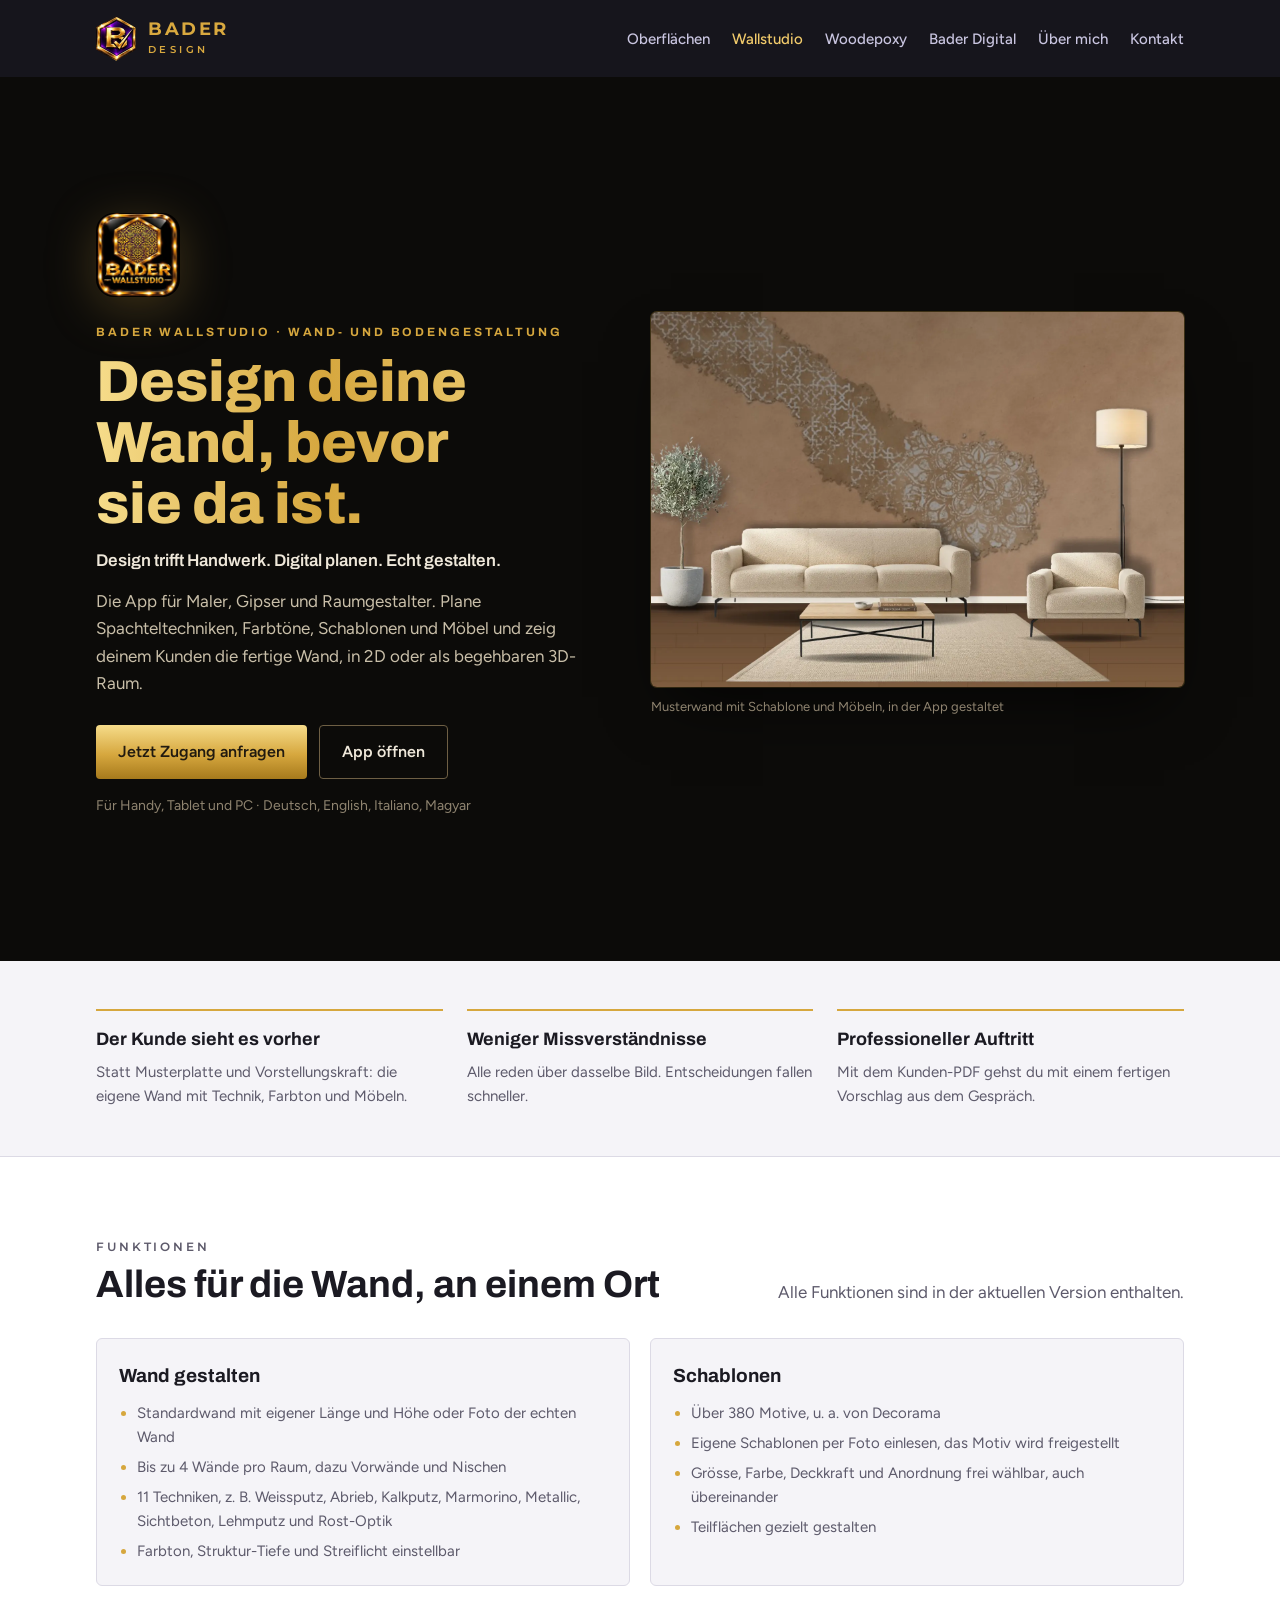
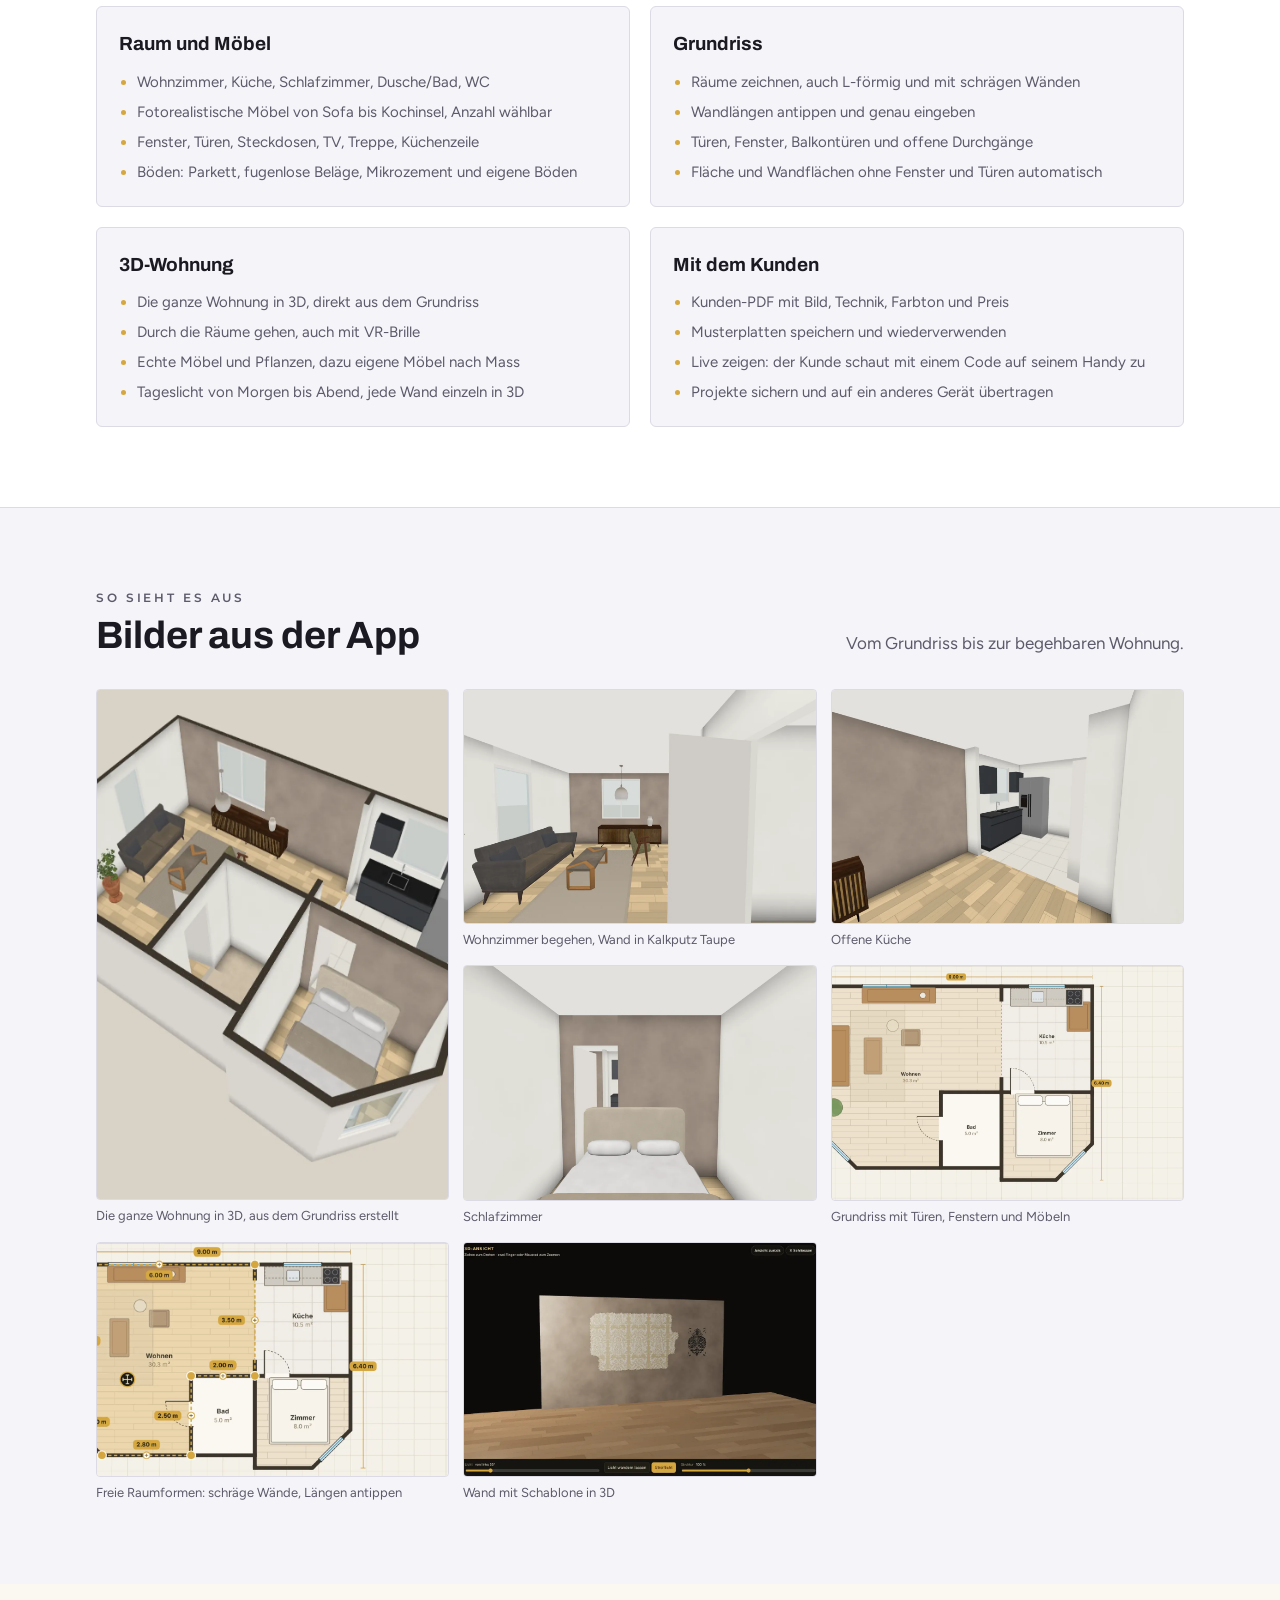
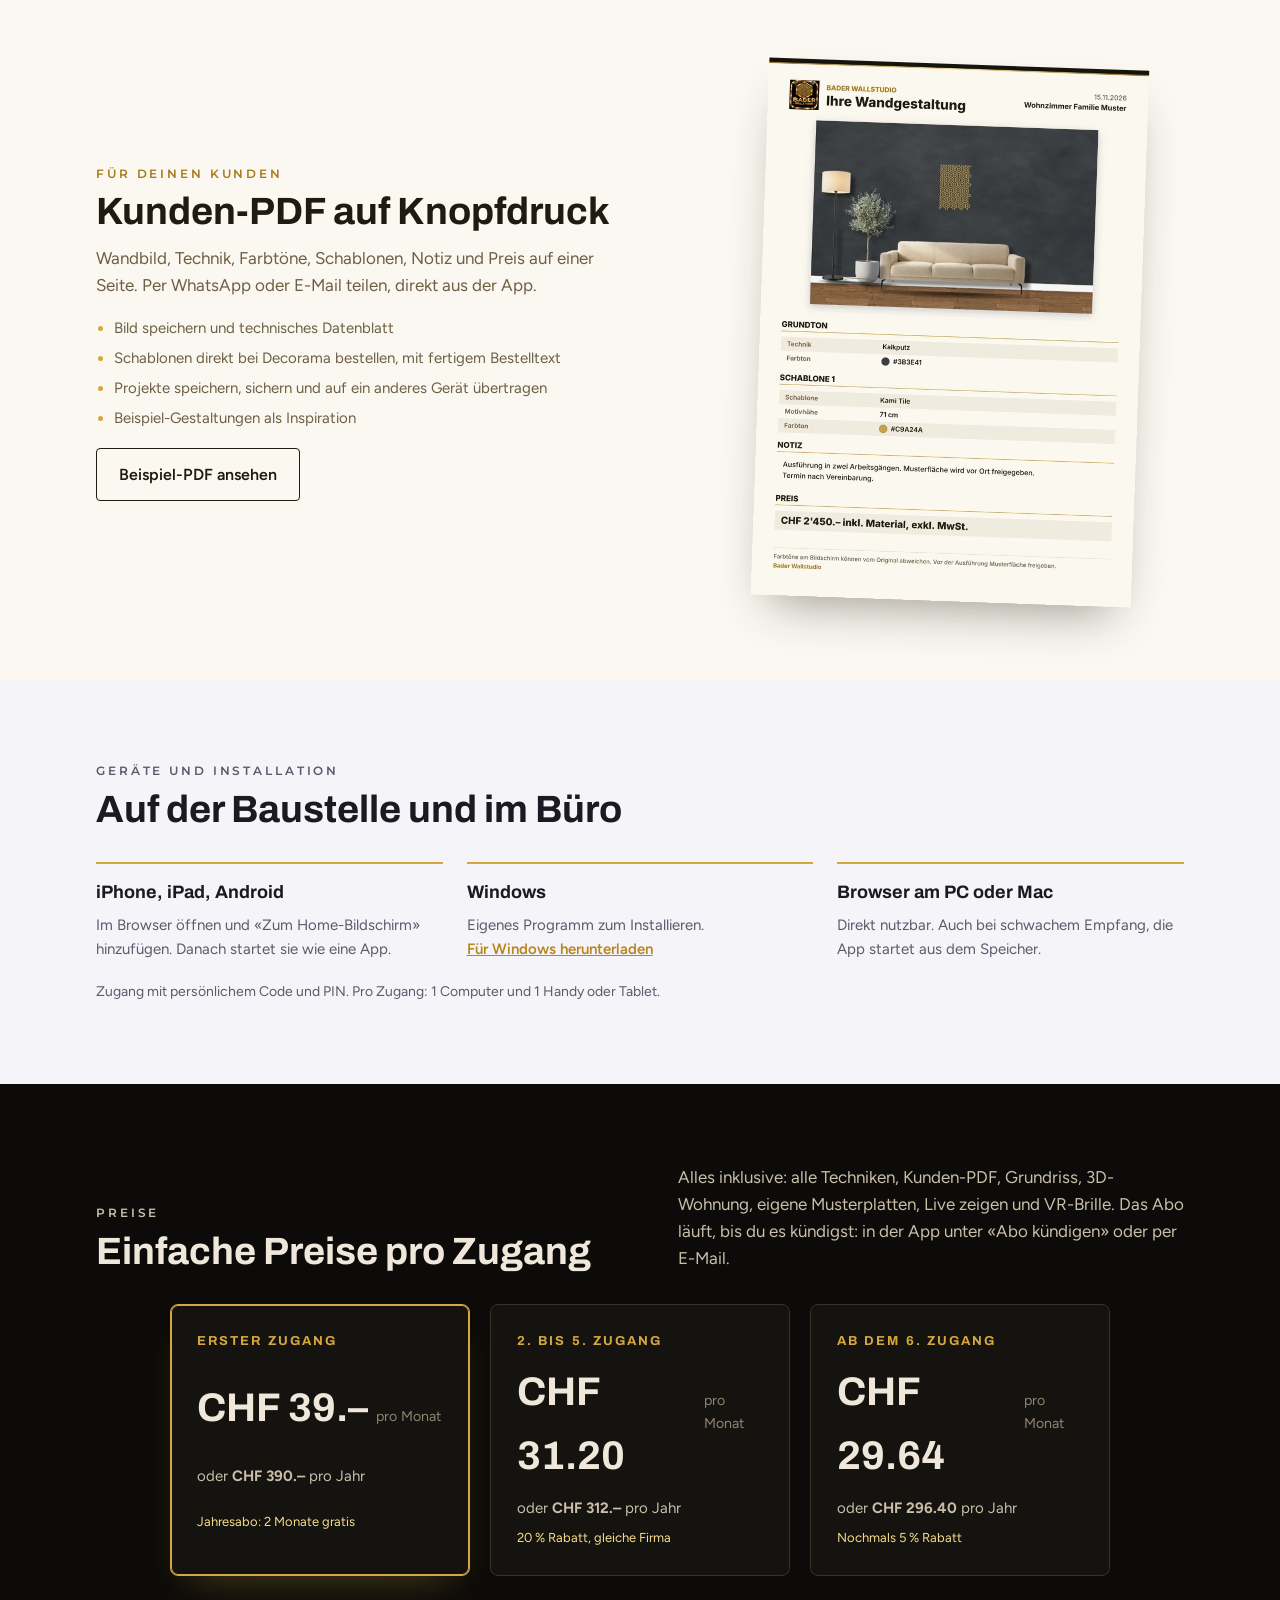
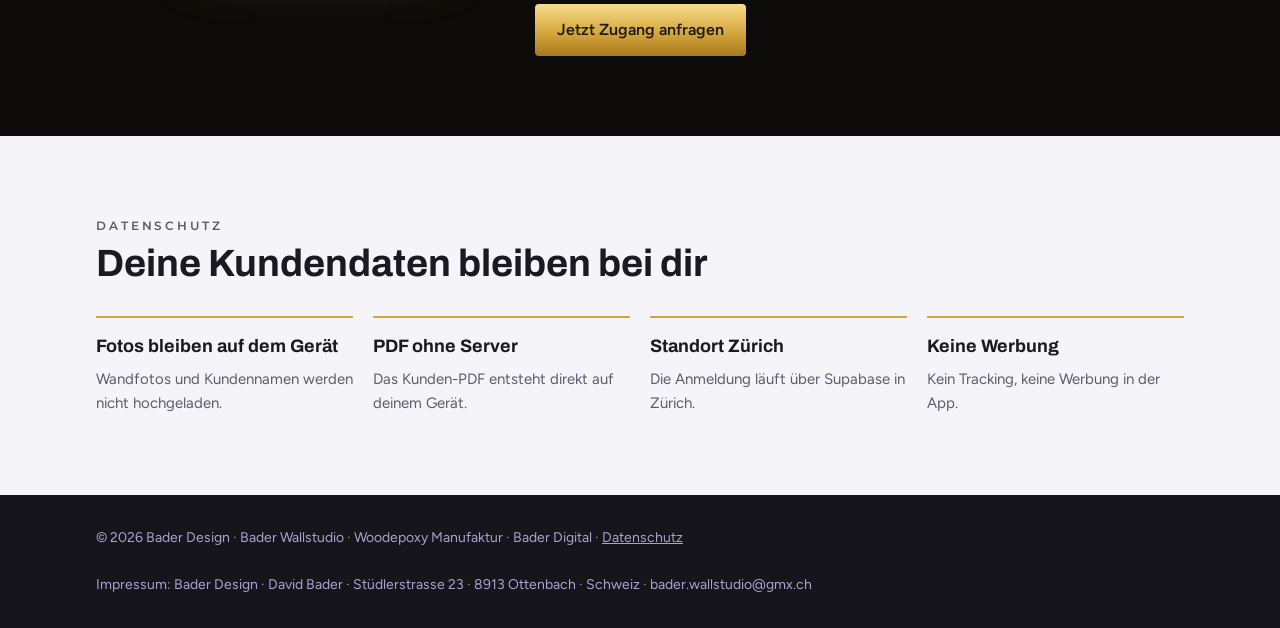
<file: wallstudio.html>
<!doctype html>
<html lang="de-CH">
<head>
<meta charset="utf-8">
<meta name="viewport" content="width=device-width, initial-scale=1, viewport-fit=cover">
<title>Bader Wallstudio · Bader Design</title>
<meta name="description" content="Bader Wallstudio: die App für Maler und Raumgestalter. Wände, Techniken und Schablonen gestalten, in 3D zeigen und als Kunden-PDF abgeben.">
<link rel="icon" type="image/webp" href="logo-icon.webp">
<link rel="canonical" href="https://baderdesign.ch/wallstudio.html">
<link rel="stylesheet" href="https://fonts.googleapis.com/css2?family=Archivo:wght@600;700;800&family=Montserrat:wght@500;600;700;800&family=Figtree:wght@400;500;600&family=JetBrains+Mono:wght@400;500&display=swap">
<link rel="stylesheet" href="style.css">
<style>:root{padding-top:env(safe-area-inset-top,0px);padding-bottom:env(safe-area-inset-bottom,0px)}body{margin:0}img{max-width:100%}[hidden]{display:none!important}</style>
</head>
<body>
<div class="band">
<nav><div class="wrap">
  <a class="brand" href="index.html" aria-label="Bader Design, Startseite">
    <img src="logo-icon.webp" alt="" width="40" height="45">
    <span><b>BADER</b><small>DESIGN</small></span>
  </a>
  <ul><li><a href="oberflaechen.html">Oberflächen</a></li><li><a href="wallstudio.html" aria-current="page">Wallstudio</a></li><li><a href="woodepoxy.html">Woodepoxy</a></li><li><a href="digital.html">Bader Digital</a></li><li><a href="ueber-mich.html">Über mich</a></li><li><a href="kontakt.html">Kontakt</a></li></ul>
</div></nav>
</div>

<section class="ws-hero"><div class="wrap">
  <div class="ws-hero-txt">
    <img class="ws-logo" src="bilder/ws-logo.webp" alt="Bader Wallstudio Logo" width="120" height="120">
    <p class="ws-kicker">Bader Wallstudio · Wand- und Bodengestaltung</p>
    <h1>Design deine Wand, bevor sie da ist.</h1>
    <p class="ws-slogan">Design trifft Handwerk. Digital planen. Echt gestalten.</p>
    <p class="ws-lead">Die App für Maler, Gipser und Raumgestalter. Plane Spachteltechniken, Farbtöne, Schablonen und Möbel und zeig deinem Kunden die fertige Wand, in 2D oder als begehbaren 3D-Raum.</p>
    <div class="cta">
      <a class="btn gold" href="kontakt.html#t10" data-pick-link="Bader Wallstudio">Jetzt Zugang anfragen</a>
      <a class="btn ws-ghost" href="https://baderdesign.github.io/wandstudio/" target="_blank" rel="noopener">App öffnen</a>
    </div>
    <p class="ws-small">Für Handy, Tablet und PC · Deutsch, English, Italiano, Magyar</p>
  </div>
  <figure class="ws-hero-img"><img src="bilder/ws-titel.webp" alt="Gestaltete Wand mit Schablonenmotiv, Sofa, Sessel und Stehlampe" width="1600" height="1126"><figcaption>Musterwand mit Schablone und Möbeln, in der App gestaltet</figcaption></figure>
</div></section>

<section class="ws-why"><div class="wrap">
  <div class="ws-3">
    <div><b>Der Kunde sieht es vorher</b><span>Statt Musterplatte und Vorstellungskraft: die eigene Wand mit Technik, Farbton und Möbeln.</span></div>
    <div><b>Weniger Missverständnisse</b><span>Alle reden über dasselbe Bild. Entscheidungen fallen schneller.</span></div>
    <div><b>Professioneller Auftritt</b><span>Mit dem Kunden-PDF gehst du mit einem fertigen Vorschlag aus dem Gespräch.</span></div>
  </div>
</div></section>

<section class="ws-feat"><div class="wrap">
  <div class="head"><div><p class="label">Funktionen</p><h3 class="ws-h">Alles für die Wand, an einem Ort</h3></div><p>Alle Funktionen sind in der aktuellen Version enthalten.</p></div>
  <div class="ws-grid">
    <article><h4>Wand gestalten</h4><ul>
      <li>Standardwand mit eigener Länge und Höhe oder Foto der echten Wand</li>
      <li>Bis zu 4 Wände pro Raum, dazu Vorwände und Nischen</li>
      <li>11 Techniken, z. B. Weissputz, Abrieb, Kalkputz, Marmorino, Metallic, Sichtbeton, Lehmputz und Rost-Optik</li>
      <li>Farbton, Struktur-Tiefe und Streiflicht einstellbar</li></ul></article>
    <article><h4>Schablonen</h4><ul>
      <li>Über 380 Motive, u. a. von Decorama</li>
      <li>Eigene Schablonen per Foto einlesen, das Motiv wird freigestellt</li>
      <li>Grösse, Farbe, Deckkraft und Anordnung frei wählbar, auch übereinander</li>
      <li>Teilflächen gezielt gestalten</li></ul></article>
    <article><h4>Raum und Möbel</h4><ul>
      <li>Wohnzimmer, Küche, Schlafzimmer, Dusche/Bad, WC</li>
      <li>Fotorealistische Möbel von Sofa bis Kochinsel, Anzahl wählbar</li>
      <li>Fenster, Türen, Steckdosen, TV, Treppe, Küchenzeile</li>
      <li>Böden: Parkett, fugenlose Beläge, Mikrozement und eigene Böden</li></ul></article>
    <article><h4>Grundriss</h4><ul>
      <li>Räume zeichnen, auch L-förmig und mit schrägen Wänden</li>
      <li>Wandlängen antippen und genau eingeben</li>
      <li>Türen, Fenster, Balkontüren und offene Durchgänge</li>
      <li>Fläche und Wandflächen ohne Fenster und Türen automatisch</li></ul></article>
    <article><h4>3D-Wohnung</h4><ul>
      <li>Die ganze Wohnung in 3D, direkt aus dem Grundriss</li>
      <li>Durch die Räume gehen, auch mit VR-Brille</li>
      <li>Echte Möbel und Pflanzen, dazu eigene Möbel nach Mass</li>
      <li>Tageslicht von Morgen bis Abend, jede Wand einzeln in 3D</li></ul></article>
    <article><h4>Mit dem Kunden</h4><ul>
      <li>Kunden-PDF mit Bild, Technik, Farbton und Preis</li>
      <li>Musterplatten speichern und wiederverwenden</li>
      <li>Live zeigen: der Kunde schaut mit einem Code auf seinem Handy zu</li>
      <li>Projekte sichern und auf ein anderes Gerät übertragen</li></ul></article>
  </div>
</div></section>

<section class="ws-shots"><div class="wrap">
  <div class="head"><div><p class="label">So sieht es aus</p><h3 class="ws-h">Bilder aus der App</h3></div><p>Vom Grundriss bis zur begehbaren Wohnung.</p></div>
  <div class="ws-gal">
    <figure class="big"><img src="bilder/ws-wohnung-3d.webp" alt="Ganze Wohnung in 3D von oben mit Wohnzimmer, Küche, Bad und Schlafzimmer" width="1300" height="1185" loading="lazy"><figcaption>Die ganze Wohnung in 3D, aus dem Grundriss erstellt</figcaption></figure>
    <figure><img src="bilder/ws-wohnzimmer.webp" alt="Wohnzimmer mit Sofa, Couchtisch und Wand in Kalkputz Taupe" width="1400" height="900" loading="lazy"><figcaption>Wohnzimmer begehen, Wand in Kalkputz Taupe</figcaption></figure>
    <figure><img src="bilder/ws-kueche-3d.webp" alt="Blick in die offene Küche mit Küchenzeile und Kühlschrank" width="1400" height="900" loading="lazy"><figcaption>Offene Küche</figcaption></figure>
    <figure><img src="bilder/ws-zimmer-3d.webp" alt="Schlafzimmer mit Bett vor Wand in Kalkputz Taupe" width="1400" height="900" loading="lazy"><figcaption>Schlafzimmer</figcaption></figure>
    <figure><img src="bilder/ws-grundriss.webp" alt="Grundriss mit Räumen, Türen, Fenstern und Möbeln" width="1400" height="814" loading="lazy"><figcaption>Grundriss mit Türen, Fenstern und Möbeln</figcaption></figure>
    <figure><img src="bilder/ws-freieform.webp" alt="Raum mit freier Form, schrägen Wänden und Wandlängen" width="1400" height="719" loading="lazy"><figcaption>Freie Raumformen: schräge Wände, Längen antippen</figcaption></figure>
    <figure><img src="bilder/ws-3d-wand.webp" alt="Einzelne Wand mit Schablone in 3D gedreht" width="1100" height="719" loading="lazy"><figcaption>Wand mit Schablone in 3D</figcaption></figure>
  </div>
</div></section>

<section class="ws-pdf"><div class="wrap">
  <div>
    <p class="label">Für deinen Kunden</p>
    <h3 class="ws-h">Kunden-PDF auf Knopfdruck</h3>
    <p class="ws-p">Wandbild, Technik, Farbtöne, Schablonen, Notiz und Preis auf einer Seite. Per WhatsApp oder E-Mail teilen, direkt aus der App.</p>
    <ul class="ws-list">
      <li>Bild speichern und technisches Datenblatt</li>
      <li>Schablonen direkt bei Decorama bestellen, mit fertigem Bestelltext</li>
      <li>Projekte speichern, sichern und auf ein anderes Gerät übertragen</li>
      <li>Beispiel-Gestaltungen als Inspiration</li>
    </ul>
    <p style="margin-top:18px"><a class="btn line" href="bilder/ws-beispiel-kunden-pdf.pdf" target="_blank" rel="noopener">Beispiel-PDF ansehen</a></p>
  </div>
  <figure class="ws-paper"><img src="bilder/ws-kunden-pdf.webp" alt="Beispiel eines Kunden-PDFs mit Wandgestaltung, Technik, Schablone und Preis" width="700" height="990" loading="lazy"></figure>
</div></section>

<section class="ws-dev"><div class="wrap">
  <div class="head"><div><p class="label">Geräte und Installation</p><h3 class="ws-h">Auf der Baustelle und im Büro</h3></div></div>
  <div class="ws-3">
    <div><b>iPhone, iPad, Android</b><span>Im Browser öffnen und «Zum Home-Bildschirm» hinzufügen. Danach startet sie wie eine App.</span></div>
    <div><b>Windows</b><span>Eigenes Programm zum Installieren.<br><a href="https://github.com/Baderdesign/wandstudio/releases/latest/download/Bader-Wallstudio-Setup.exe" rel="noopener">Für Windows herunterladen</a></span></div>
    <div><b>Browser am PC oder Mac</b><span>Direkt nutzbar. Auch bei schwachem Empfang, die App startet aus dem Speicher.</span></div>
  </div>
  <p class="ws-small2">Zugang mit persönlichem Code und PIN. Pro Zugang: 1 Computer und 1 Handy oder Tablet.</p>
</div></section>

<section class="ws-price" id="preise"><div class="wrap">
  <div class="head"><div><p class="label">Preise</p><h3 class="ws-h">Einfache Preise pro Zugang</h3></div><p>Alles inklusive: alle Techniken, Kunden-PDF, Grundriss, 3D-Wohnung, eigene Musterplatten, Live zeigen und VR-Brille. Das Abo läuft, bis du es kündigst: in der App unter «Abo kündigen» oder per E-Mail.</p></div>
  <div class="ws-plans" style="grid-template-columns:repeat(auto-fit,minmax(min(100%,240px),300px))">
    <div class="plan main"><span class="pl-name">Erster Zugang</span><div class="pl-price"><b>CHF 39.–</b><small>pro Monat</small></div><p>oder <b>CHF 390.–</b> pro Jahr</p><p class="pl-tag">Jahresabo: 2 Monate gratis</p></div>
    <div class="plan"><span class="pl-name">2. bis 5. Zugang</span><div class="pl-price"><b>CHF 31.20</b><small>pro Monat</small></div><p>oder <b>CHF 312.–</b> pro Jahr</p><p class="pl-tag">20 % Rabatt, gleiche Firma</p></div>
    <div class="plan"><span class="pl-name">Ab dem 6. Zugang</span><div class="pl-price"><b>CHF 29.64</b><small>pro Monat</small></div><p>oder <b>CHF 296.40</b> pro Jahr</p><p class="pl-tag">Nochmals 5 % Rabatt</p></div>
  </div>
  <div class="cta" style="justify-content:center;margin-top:28px"><a class="btn gold" href="kontakt.html#t10" data-pick-link="Bader Wallstudio">Jetzt Zugang anfragen</a></div>
</div></section>

<section class="ws-privacy"><div class="wrap">
  <div class="head"><div><p class="label">Datenschutz</p><h3 class="ws-h">Deine Kundendaten bleiben bei dir</h3></div></div>
  <div class="ws-4">
    <div><b>Fotos bleiben auf dem Gerät</b><span>Wandfotos und Kundennamen werden nicht hochgeladen.</span></div>
    <div><b>PDF ohne Server</b><span>Das Kunden-PDF entsteht direkt auf deinem Gerät.</span></div>
    <div><b>Standort Zürich</b><span>Die Anmeldung läuft über Supabase in Zürich.</span></div>
    <div><b>Keine Werbung</b><span>Kein Tracking, keine Werbung in der App.</span></div>
  </div>
</div></section>


<footer><div class="wrap">
  <p>© 2026 Bader Design · Bader Wallstudio · Woodepoxy Manufaktur · Bader Digital · <a href="datenschutz.html" style="color:inherit">Datenschutz</a></p>
  <p>Impressum: Bader Design · David Bader · Stüdlerstrasse 23 · 8913 Ottenbach · Schweiz · bader.wallstudio@gmx.ch</p>
</div></footer>
<script src="script.js"></script>
</body>
</html>
</file>
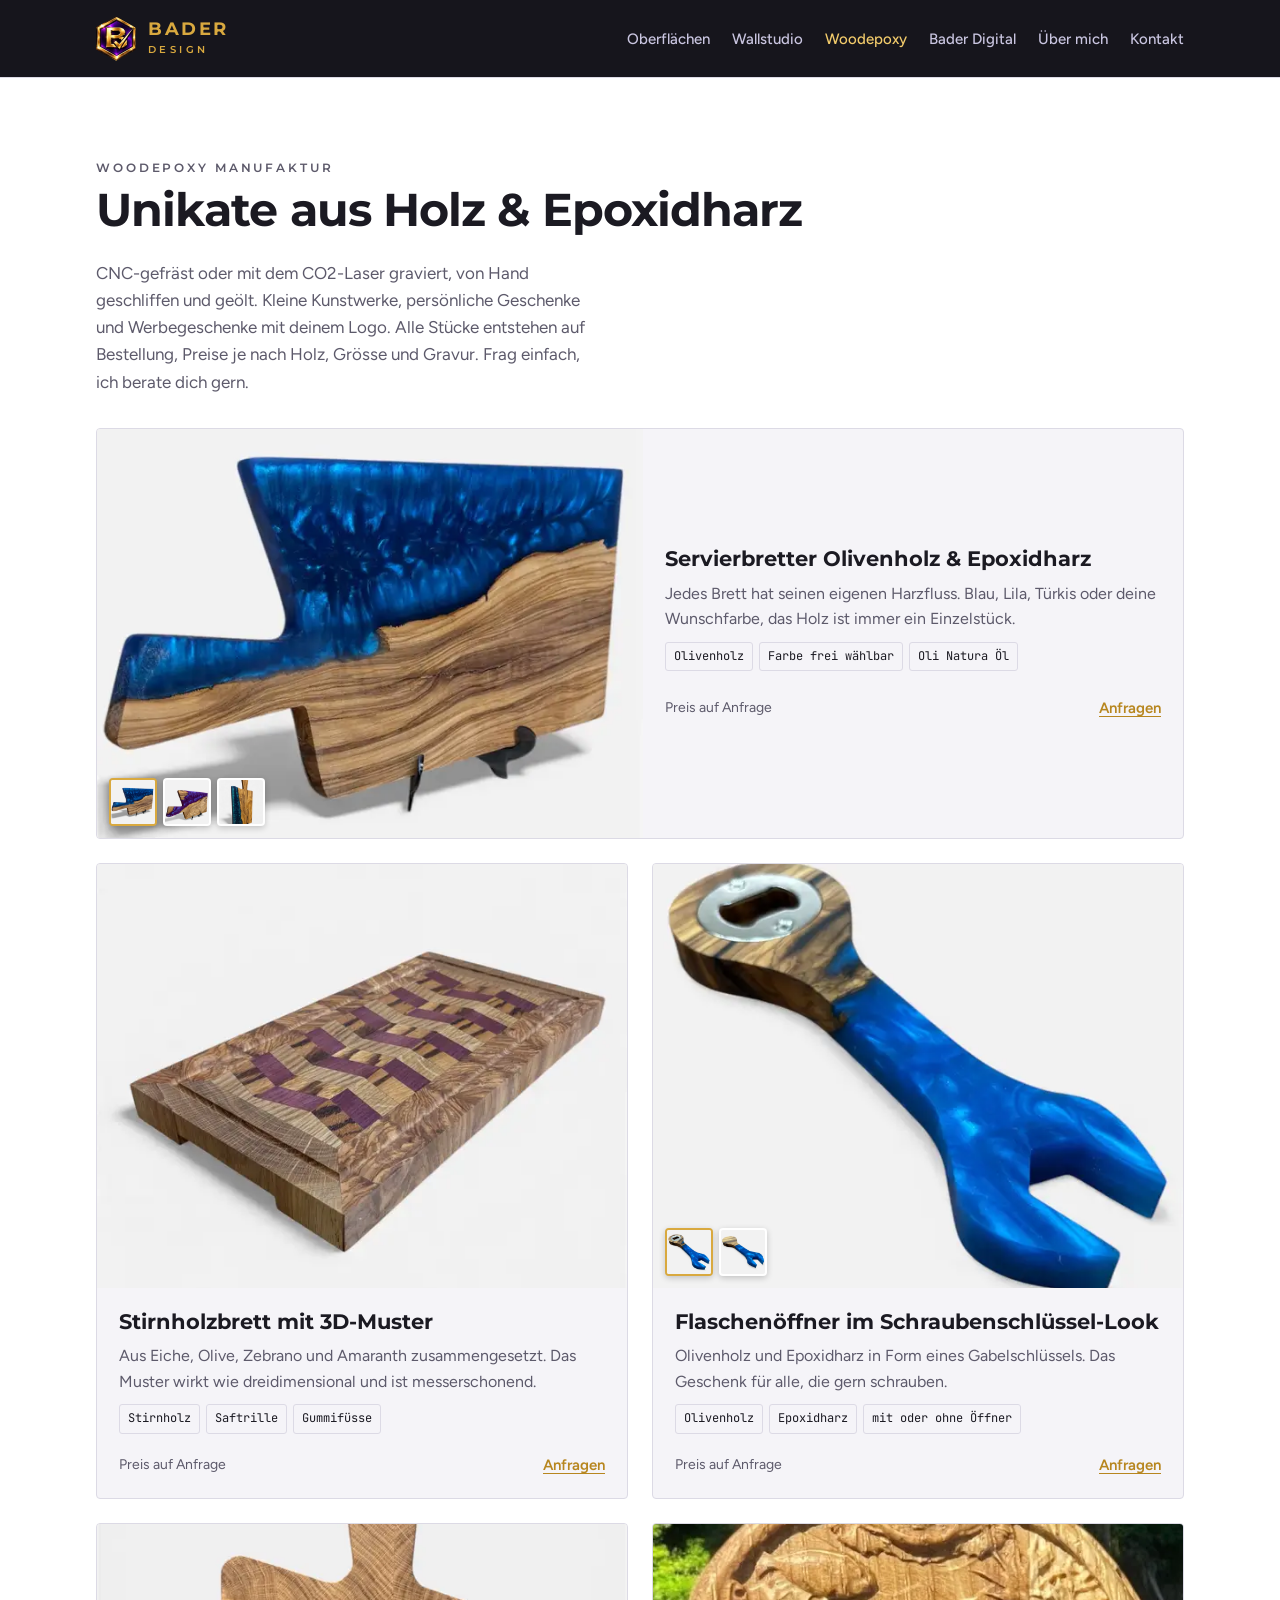
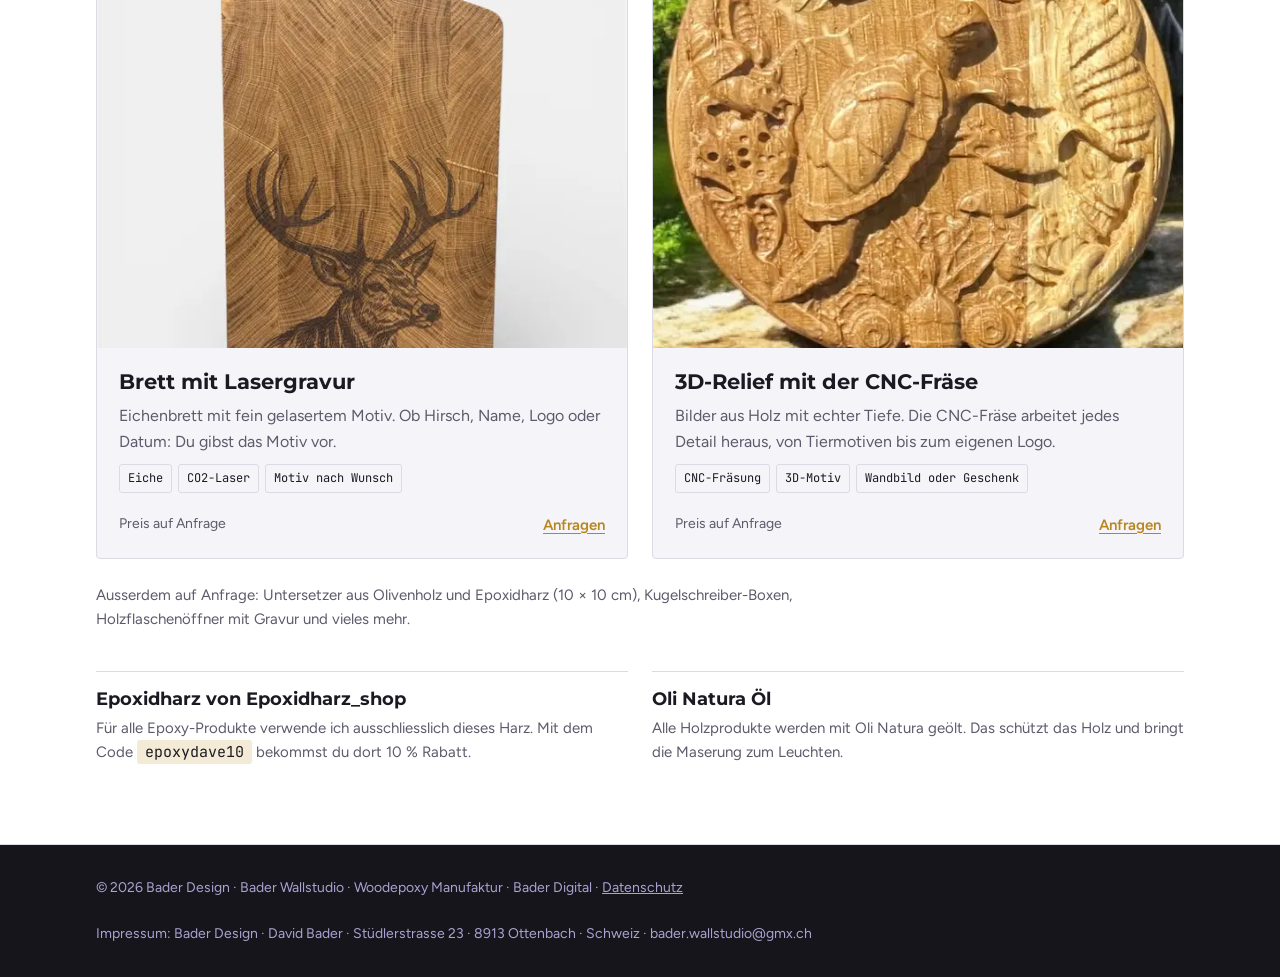
<file: woodepoxy.html>
<!doctype html>
<html lang="de-CH">
<head>
<meta charset="utf-8">
<meta name="viewport" content="width=device-width, initial-scale=1, viewport-fit=cover">
<title>Woodepoxy Manufaktur · Bader Design</title>
<meta name="description" content="Woodepoxy Manufaktur: Servierbretter, Stirnholzbretter, Lasergravuren und 3D-Reliefs aus Holz und Epoxidharz, von Hand gefertigt in Ottenbach.">
<link rel="icon" type="image/webp" href="logo-icon.webp">
<link rel="canonical" href="https://baderdesign.ch/woodepoxy.html">
<link rel="stylesheet" href="https://fonts.googleapis.com/css2?family=Archivo:wght@600;700;800&family=Montserrat:wght@500;600;700;800&family=Figtree:wght@400;500;600&family=JetBrains+Mono:wght@400;500&display=swap">
<link rel="stylesheet" href="style.css">
<style>:root{padding-top:env(safe-area-inset-top,0px);padding-bottom:env(safe-area-inset-bottom,0px)}body{margin:0}img{max-width:100%}[hidden]{display:none!important}</style>
</head>
<body>
<div class="band">
<nav><div class="wrap">
  <a class="brand" href="index.html" aria-label="Bader Design, Startseite">
    <img src="logo-icon.webp" alt="" width="40" height="45">
    <span><b>BADER</b><small>DESIGN</small></span>
  </a>
  <ul><li><a href="oberflaechen.html">Oberflächen</a></li><li><a href="wallstudio.html">Wallstudio</a></li><li><a href="woodepoxy.html" aria-current="page">Woodepoxy</a></li><li><a href="digital.html">Bader Digital</a></li><li><a href="ueber-mich.html">Über mich</a></li><li><a href="kontakt.html">Kontakt</a></li></ul>
</div></nav>
</div>

<section class="wood" id="woodepoxy"><div class="wrap">
  <div class="head">
    <div><p class="label">Woodepoxy Manufaktur</p><h1>Unikate aus Holz &amp; Epoxidharz</h1></div>
    <p>CNC-gefräst oder mit dem CO2-Laser graviert, von Hand geschliffen und geölt. Kleine Kunstwerke, persönliche Geschenke und Werbegeschenke mit deinem Logo. Alle Stücke entstehen auf Bestellung, Preise je nach Holz, Grösse und Gravur. Frag einfach, ich berate dich gern.</p>
  </div>
  <div class="pgrid">
    <article class="pcard wide">
      <div class="pmedia"><div class="pimg"><img src="bilder/brett-blau.webp" alt="Servierbretter Olivenholz & Epoxidharz" width="600" height="800" loading="lazy"></div><div class="pimg hide"><img src="bilder/brett-lila.webp" alt="Servierbretter Olivenholz & Epoxidharz" width="600" height="800" loading="lazy"></div><div class="pimg hide"><img src="bilder/brett-tuerkis.webp" alt="Servierbretter Olivenholz & Epoxidharz" width="600" height="800" loading="lazy"></div><div class="thumbs"><button type="button" class="th on" data-src="0" aria-label="Bild 1 zeigen"><img src="bilder/brett-blau.webp" alt="" width="600" height="800" loading="lazy"></button><button type="button" class="th" data-src="1" aria-label="Bild 2 zeigen"><img src="bilder/brett-lila.webp" alt="" width="600" height="800" loading="lazy"></button><button type="button" class="th" data-src="2" aria-label="Bild 3 zeigen"><img src="bilder/brett-tuerkis.webp" alt="" width="600" height="800" loading="lazy"></button></div></div>
      <div class="body">
        <h3>Servierbretter Olivenholz &amp; Epoxidharz</h3>
        <p>Jedes Brett hat seinen eigenen Harzfluss. Blau, Lila, Türkis oder deine Wunschfarbe, das Holz ist immer ein Einzelstück.</p>
        <div class="specs"><span>Olivenholz</span><span>Farbe frei wählbar</span><span>Oli Natura Öl</span></div>
        <div class="ask"><small>Preis auf Anfrage</small><button class="linkbtn" type="button" data-pick="Servierbrett">Anfragen</button></div>
      </div>
    </article>
    <article class="pcard">
      <div class="pmedia"><div class="pimg"><img src="bilder/stirnholz.webp" alt="Stirnholzbrett mit 3D-Muster" width="600" height="800" loading="lazy"></div></div>
      <div class="body">
        <h3>Stirnholzbrett mit 3D-Muster</h3>
        <p>Aus Eiche, Olive, Zebrano und Amaranth zusammengesetzt. Das Muster wirkt wie dreidimensional und ist messerschonend.</p>
        <div class="specs"><span>Stirnholz</span><span>Saftrille</span><span>Gummifüsse</span></div>
        <div class="ask"><small>Preis auf Anfrage</small><button class="linkbtn" type="button" data-pick="Stirnholzbrett">Anfragen</button></div>
      </div>
    </article>
    <article class="pcard">
      <div class="pmedia"><div class="pimg"><img src="bilder/oeffner.webp" alt="Flaschenöffner im Schraubenschlüssel-Look" width="600" height="800" loading="lazy"></div><div class="pimg hide"><img src="bilder/schluessel.webp" alt="Flaschenöffner im Schraubenschlüssel-Look" width="600" height="800" loading="lazy"></div><div class="thumbs"><button type="button" class="th on" data-src="0" aria-label="Bild 1 zeigen"><img src="bilder/oeffner.webp" alt="" width="600" height="800" loading="lazy"></button><button type="button" class="th" data-src="1" aria-label="Bild 2 zeigen"><img src="bilder/schluessel.webp" alt="" width="600" height="800" loading="lazy"></button></div></div>
      <div class="body">
        <h3>Flaschenöffner im Schraubenschlüssel-Look</h3>
        <p>Olivenholz und Epoxidharz in Form eines Gabelschlüssels. Das Geschenk für alle, die gern schrauben.</p>
        <div class="specs"><span>Olivenholz</span><span>Epoxidharz</span><span>mit oder ohne Öffner</span></div>
        <div class="ask"><small>Preis auf Anfrage</small><button class="linkbtn" type="button" data-pick="Flaschenöffner">Anfragen</button></div>
      </div>
    </article>
    <article class="pcard">
      <div class="pmedia"><div class="pimg"><img src="bilder/hirsch.webp" alt="Brett mit Lasergravur" width="600" height="800" loading="lazy"></div></div>
      <div class="body">
        <h3>Brett mit Lasergravur</h3>
        <p>Eichenbrett mit fein gelasertem Motiv. Ob Hirsch, Name, Logo oder Datum: Du gibst das Motiv vor.</p>
        <div class="specs"><span>Eiche</span><span>CO2-Laser</span><span>Motiv nach Wunsch</span></div>
        <div class="ask"><small>Preis auf Anfrage</small><button class="linkbtn" type="button" data-pick="Lasergravur">Anfragen</button></div>
      </div>
    </article>
    <article class="pcard">
      <div class="pmedia"><div class="pimg"><img src="bilder/relief.webp" alt="3D-Relief mit der CNC-Fräse" width="572" height="614" loading="lazy"></div></div>
      <div class="body">
        <h3>3D-Relief mit der CNC-Fräse</h3>
        <p>Bilder aus Holz mit echter Tiefe. Die CNC-Fräse arbeitet jedes Detail heraus, von Tiermotiven bis zum eigenen Logo.</p>
        <div class="specs"><span>CNC-Fräsung</span><span>3D-Motiv</span><span>Wandbild oder Geschenk</span></div>
        <div class="ask"><small>Preis auf Anfrage</small><button class="linkbtn" type="button" data-pick="3D-Relief">Anfragen</button></div>
      </div>
    </article>
  </div>
  <p class="also">Ausserdem auf Anfrage: Untersetzer aus Olivenholz und Epoxidharz (10 × 10 cm), Kugelschreiber-Boxen, Holzflaschenöffner mit Gravur und vieles mehr.</p>
  <div class="mat">
    <div><h3>Epoxidharz von Epoxidharz_shop</h3><p>Für alle Epoxy-Produkte verwende ich ausschliesslich dieses Harz. Mit dem Code <span class="code">epoxydave10</span> bekommst du dort 10 % Rabatt.</p></div>
    <div><h3>Oli Natura Öl</h3><p>Alle Holzprodukte werden mit Oli Natura geölt. Das schützt das Holz und bringt die Maserung zum Leuchten.</p></div>
  </div>
</div></section>

<footer><div class="wrap">
  <p>© 2026 Bader Design · Bader Wallstudio · Woodepoxy Manufaktur · Bader Digital · <a href="datenschutz.html" style="color:inherit">Datenschutz</a></p>
  <p>Impressum: Bader Design · David Bader · Stüdlerstrasse 23 · 8913 Ottenbach · Schweiz · bader.wallstudio@gmx.ch</p>
</div></footer>
<script src="script.js"></script>
</body>
</html>
</file>
<file: style.css>
/* Layout: brand header in the logo's hexagon colours, then three business lines (Oberflächen, Woodepoxy, Bader Digital), contact composer */
:root{
  --bg:#F5F4F8; --surface:#FFFFFF; --ink:#1B1A22; --muted:#5D5A6B; --line:#DCDAE5;
  --violet:#2C1B7E; --violet-ink:#F3F1FB; --gold:#B7861F; --gold-bright:#D9A93F; --gold-soft:#F4EBD6;
  --night:#16151C; --resin:#14707A;
  --display:"Montserrat", "Avenir Next", system-ui, sans-serif;
  --body:"Figtree", "Segoe UI", system-ui, sans-serif;
  --mono:"JetBrains Mono", ui-monospace, Menlo, monospace;
}
@media (prefers-color-scheme: dark){:root:not([data-theme="light"]){
  --bg:#16151C; --surface:#1F1D28; --ink:#EEECF5; --muted:#A9A3D1; --line:#33303F;
  --violet:#2C1B7E; --violet-ink:#F3F1FB; --gold:#D9A93F; --gold-bright:#F2CB6B; --gold-soft:#2A2418;
  --night:#0F0E14; --resin:#3FB3BD; color-scheme:dark}}
:root[data-theme="dark"]{
  --bg:#16151C; --surface:#1F1D28; --ink:#EEECF5; --muted:#A9A3D1; --line:#33303F;
  --violet:#2C1B7E; --violet-ink:#F3F1FB; --gold:#D9A93F; --gold-bright:#F2CB6B; --gold-soft:#2A2418;
  --night:#0F0E14; --resin:#3FB3BD; color-scheme:dark}

*{box-sizing:border-box}
body{background:var(--bg);color:var(--ink);font-family:var(--body);font-size:17px;line-height:1.6}
.wrap{max-width:1120px;margin:0 auto;padding-left:max(16px,env(safe-area-inset-left,0px));padding-right:max(16px,env(safe-area-inset-right,0px))}
h1,h2,h3{font-family:var(--display);line-height:1.1;text-wrap:balance;margin:0;font-weight:700}
p{margin:0}
a{color:var(--gold)}
a:focus-visible,button:focus-visible,input:focus-visible,select:focus-visible,textarea:focus-visible{outline:3px solid var(--gold-bright);outline-offset:2px}
.label{font-family:var(--display);font-weight:600;font-size:12px;letter-spacing:.24em;text-transform:uppercase;color:var(--gold)}

/* brand band */
.band{background:var(--night);color:#EEECF5}
nav .wrap{display:flex;align-items:center;justify-content:space-between;gap:16px;padding-block:16px;flex-wrap:wrap}
.brand{display:flex;align-items:center;gap:12px;text-decoration:none;color:#D9A93F}
.brand img{width:40px;height:45px;flex:none;display:block}
.brand b{display:block;font-family:var(--display);font-weight:700;letter-spacing:.14em;font-size:18px;line-height:1}
.brand small{display:block;font-family:var(--display);font-weight:600;letter-spacing:.34em;font-size:10px;margin-top:4px}
nav ul{display:flex;gap:22px;list-style:none;margin:0;padding:0;flex-wrap:wrap}
nav ul a{color:#C9C5E0;text-decoration:none;font-weight:500;font-size:15px}
nav ul a:hover{color:#F2CB6B}

.hero .wrap{display:grid;grid-template-columns:1.1fr .9fr;gap:48px;align-items:center;padding-block:56px 72px}
.hero .label{color:#D9A93F}
.hero h1{font-size:clamp(38px,5.8vw,68px);letter-spacing:-.01em;margin-top:14px;color:#F3F1FB;font-weight:800}
.hero h1 em{font-style:normal;color:#D9A93F}
.hero p.lead{margin-top:20px;font-size:19px;color:#C9C5E0;max-width:38ch}
.cta{display:flex;gap:12px;flex-wrap:wrap;margin-top:28px}
.btn{display:inline-flex;align-items:center;gap:8px;padding:13px 22px;border-radius:4px;font-weight:600;font-size:16px;text-decoration:none;border:1.5px solid currentColor;color:inherit;background:transparent;cursor:pointer;font-family:var(--body)}
.btn.gold{background:#D9A93F;border-color:#D9A93F;color:#16151C}
.btn.solid{background:var(--violet);border-color:var(--violet);color:var(--violet-ink)}
.btn:hover{transform:translateY(-1px)}
.hex{max-width:100%;width:100%;height:auto;display:block;filter:drop-shadow(0 30px 40px rgba(0,0,0,.5))}
.hexwrap{max-width:420px;justify-self:center;width:100%}

.lines{display:grid;grid-template-columns:repeat(3,1fr);border-top:1px solid #2E2B3A}
.lines a{display:block;padding:20px 20px 22px;border-left:1px solid #2E2B3A;text-decoration:none;color:#EEECF5;min-width:0}
.lines a:first-child{border-left:0}
.lines a:hover{background:#1F1D28}
.lines span{font-family:var(--display);font-size:11px;letter-spacing:.24em;color:#D9A93F;text-transform:uppercase}
.lines b{display:block;font-family:var(--display);font-size:19px;margin-top:4px}
.lines small{color:#A9A3D1;font-size:14px}

section{padding-block:80px}
.head{display:flex;justify-content:space-between;align-items:end;gap:24px;flex-wrap:wrap;margin-bottom:32px}
.head h2{font-size:clamp(28px,3.8vw,44px);margin-top:8px}
.head p{color:var(--muted);max-width:46ch}

/* surfaces */
.surf{display:grid;grid-template-columns:repeat(3,1fr);gap:24px}
.surf > div{min-width:0}
.swatch{height:140px;border-radius:3px;margin-bottom:14px;max-width:100%}
.sw1{background:radial-gradient(circle at 30% 40%,#c9a985,transparent 60%),radial-gradient(circle at 70% 70%,#a98560,transparent 55%),#b8936b}
.sw2{background:radial-gradient(circle at 20% 30%,#f4f1ea,transparent 50%),radial-gradient(circle at 80% 60%,#d9d6cd,transparent 55%),#e8e5dc}
.sw3{background:linear-gradient(115deg,#8d8f8a,#a7a9a3 40%,#7d7f7a 70%,#9a9c96)}
.surf h3{font-size:20px;margin-bottom:6px}
.surf p{color:var(--muted);font-size:15px}

/* gallery */
.feature{display:grid;grid-template-columns:1fr 1fr;gap:32px;margin-bottom:40px;align-items:start}
.feature figure{margin:0;overflow:hidden;border-radius:3px;max-width:100%}
.feature img{width:100%;height:auto;display:block}
.f-main img{aspect-ratio:3/4;object-fit:cover}
.f-txt{display:grid;gap:14px;min-width:0}
.f-txt h3{font-size:clamp(24px,3vw,32px)}
.f-txt > p:not(.label){color:var(--muted)}
.f-facts{list-style:none;margin:0;padding:0;display:grid;gap:0}
.f-facts li{display:flex;justify-content:space-between;gap:12px;border-bottom:1px solid var(--line);padding-block:8px;flex-wrap:wrap}
.f-facts span{color:var(--muted);font-size:14px}
.f-facts b{font-size:15px}
.f-detail{position:relative}
.f-detail img{aspect-ratio:16/10;object-fit:cover}
.f-detail figcaption{position:absolute;left:10px;bottom:8px;font-size:12px;color:#fff;text-shadow:0 1px 3px rgba(0,0,0,.7)}
@media (max-width:860px){.feature{grid-template-columns:1fr}}
.gal{display:grid;grid-template-columns:repeat(auto-fill,minmax(280px,1fr));grid-auto-rows:380px;gap:16px}
.gal figure{margin:0;position:relative;overflow:hidden;border-radius:3px;background:var(--line);min-width:0}
.gal img{width:100%;height:100%;object-fit:cover;display:block;transition:transform .5s ease}
.gal figure:hover img{transform:scale(1.04)}
.gal figcaption{position:absolute;left:0;right:0;bottom:0;padding:22px 12px 10px;font-size:13px;font-weight:500;color:#fff;background:linear-gradient(transparent,rgba(10,8,20,.72))}
[data-cat].off{display:none!important}
.mats{display:grid;grid-template-columns:repeat(4,1fr);gap:14px;margin-bottom:12px}
.mat-btn{all:unset;box-sizing:border-box;cursor:pointer;display:flex;flex-direction:column;gap:6px;padding:16px;border:1.5px solid var(--line);border-radius:4px;background:var(--surface);min-width:0}
.mat-btn h3{font-size:18px}
.mat-btn p{color:var(--muted);font-size:14px;line-height:1.5}
.mat-btn em{font-style:normal;font-size:13px;font-weight:600;color:var(--gold);margin-top:auto}
.mat-btn:hover{border-color:var(--gold)}
.mat-btn.on{border-color:var(--violet);box-shadow:inset 0 0 0 1.5px var(--violet)}
.mat-btn.on em{color:var(--violet)}
:root[data-theme="dark"] .mat-btn.on{border-color:var(--gold-bright);box-shadow:inset 0 0 0 1.5px var(--gold-bright)}
@media (prefers-color-scheme: dark){:root:not([data-theme="light"]) .mat-btn.on{border-color:var(--gold-bright);box-shadow:inset 0 0 0 1.5px var(--gold-bright)}}
.mat-btn:focus-visible{outline:3px solid var(--gold-bright);outline-offset:2px}
.matcount{color:var(--muted);font-size:14px;margin:0 0 20px}
@media (max-width:860px){.mats{grid-template-columns:1fr 1fr}.gal{grid-auto-rows:300px}}
@media (max-width:480px){.mats{grid-template-columns:1fr}}
@media (prefers-reduced-motion:reduce){.gal img{transition:none}}

/* woodepoxy */
.wood{background:var(--surface);border-block:1px solid var(--line)}
.grid{display:grid;grid-template-columns:repeat(2,1fr);gap:24px}
.prod{background:var(--bg);border:1px solid var(--line);border-radius:4px;overflow:hidden;display:flex;flex-direction:column;min-width:0}
.prod canvas{width:100%;aspect-ratio:16/10;display:block;max-width:100%}
.prod .body{padding:22px;display:flex;flex-direction:column;gap:10px;flex:1}
.prod h3{font-size:21px}
.prod p{color:var(--muted);font-size:16px}
.specs{display:flex;flex-wrap:wrap;gap:6px}
.specs span{font-family:var(--mono);font-size:12px;padding:4px 8px;border:1px solid var(--line);border-radius:3px}
.prod .ask{margin-top:auto;padding-top:10px;display:flex;justify-content:space-between;align-items:center;gap:12px;flex-wrap:wrap}
.prod .ask small{color:var(--muted);font-size:14px}
.linkbtn{background:none;border:0;padding:0;font:600 15px var(--body);color:var(--gold);cursor:pointer;text-decoration:underline;text-underline-offset:3px}
.pgrid{display:grid;grid-template-columns:repeat(2,1fr);gap:24px}
.pcard{background:var(--bg);border:1px solid var(--line);border-radius:4px;overflow:hidden;display:flex;flex-direction:column;min-width:0}
.pcard.wide{grid-column:1/-1;flex-direction:row}
.pcard.wide .pmedia{flex:1.1}.pcard.wide .body{flex:1;justify-content:center}
.pmedia{position:relative;background:#fff;min-width:0}
.pimg img{width:100%;height:auto;aspect-ratio:4/5;object-fit:cover;display:block}
.pcard:not(.wide) .pimg img{aspect-ratio:5/4}
.pimg.hide{display:none}
.thumbs{position:absolute;left:12px;bottom:12px;display:flex;gap:6px}
.th{width:48px;height:48px;padding:0;border:2px solid transparent;border-radius:4px;overflow:hidden;cursor:pointer;background:#fff;box-shadow:0 2px 6px rgba(0,0,0,.2)}
.th img{width:100%;height:100%;object-fit:cover;display:block}
.th.on{border-color:var(--gold-bright)}
.pcard .body{padding:22px;display:flex;flex-direction:column;gap:10px;flex:1}
.pcard h3{font-size:21px}
.pcard p{color:var(--muted);font-size:16px}
.pcard .ask{margin-top:auto;padding-top:10px;display:flex;justify-content:space-between;align-items:center;gap:12px;flex-wrap:wrap}
.pcard .ask small{color:var(--muted);font-size:14px}
.pcard.wide .ask{margin-top:6px}
.pcard.wide .pimg img{aspect-ratio:4/3}
.also{margin-top:24px;color:var(--muted);font-size:15px;max-width:70ch}
@media (max-width:860px){.pgrid{grid-template-columns:1fr}.pcard.wide{flex-direction:column}}
.mat{display:grid;grid-template-columns:1fr 1fr;gap:24px;margin-top:40px}
.mat > div{border-top:1px solid var(--line);padding-top:18px;min-width:0}
.mat h3{font-size:18px;margin-bottom:6px}
.mat p{color:var(--muted);font-size:15px}
.code{font-family:var(--mono);background:var(--gold-soft);padding:2px 8px;border-radius:3px;color:var(--ink)}

/* bader digital */
.digital .wrap{display:grid;grid-template-columns:1fr 1fr;gap:56px;align-items:center}
.feat{display:grid;grid-template-columns:1fr 1fr;gap:18px 24px;margin-top:28px;list-style:none;padding:0}
.feat li{border-top:2px solid var(--violet);padding-top:10px;min-width:0}
.feat b{display:block;font-family:var(--display);font-size:16px}
.feat span{color:var(--muted);font-size:15px}
.phone{justify-self:center;width:300px;max-width:100%;border-radius:34px;background:var(--night);padding:12px;box-shadow:0 30px 60px -30px rgba(20,10,60,.55)}
.screen{border-radius:24px;background:#F5F4F8;color:#1B1A22;overflow:hidden;font-size:13px}
.scr-top{background:#2C1B7E;color:#F3F1FB;padding:18px 16px 14px}
.scr-top small{font-family:var(--display);letter-spacing:.2em;font-size:10px;color:#D9A93F}
.scr-top b{display:block;font-family:var(--display);font-size:17px;margin-top:2px}
.kw{display:flex;justify-content:space-between;margin-top:10px;font-family:var(--mono);font-size:11px;color:#C9C5E0}
.days{padding:10px 12px;display:grid;gap:6px}
.day{display:grid;grid-template-columns:34px 1fr auto;gap:8px;align-items:center;background:#fff;border:1px solid #E3E1EC;border-radius:8px;padding:8px 10px}
.day i{font-style:normal;font-family:var(--display);font-weight:700;font-size:12px;color:#5D5A6B}
.day span{min-width:0;overflow:hidden;text-overflow:ellipsis;white-space:nowrap}
.day em{font-style:normal;font-family:var(--mono);font-size:12px;font-variant-numeric:tabular-nums}
.pill{font-family:var(--display);font-size:10px;font-weight:700;padding:2px 7px;border-radius:99px;background:#F4EBD6;color:#7A5810}
.sum{display:flex;justify-content:space-between;padding:10px 14px 16px;font-family:var(--mono);font-size:12px;color:#5D5A6B}
.sum b{color:#1B1A22}
.fine{margin-top:20px;font-size:14px;color:var(--muted)}

/* app demo */
.demo{justify-self:center;display:grid;gap:12px;justify-items:center;width:100%;max-width:330px}
.demo-tag{font-family:var(--display);font-weight:700;font-size:12px;letter-spacing:.18em;text-transform:uppercase;color:var(--gold);margin:0}
.phone{width:100%}
.screen{min-height:560px;display:flex;flex-direction:column}
.dtabs{display:grid;grid-template-columns:repeat(3,1fr);background:#2C1B7E;padding:0 8px 8px;gap:4px}
.dtabs button{font:700 12px var(--display);letter-spacing:.04em;padding:8px 0;border-radius:99px;border:1.5px solid transparent;background:transparent;color:#C9C5E0;cursor:pointer}
.dtabs button[aria-selected="true"]{background:#D9A93F;color:#16151C}
.dview{display:flex;flex-direction:column;gap:8px;padding:10px 12px 14px;flex:1}
.dview[hidden]{display:none}
.days{padding:0}
.day button.x{border:0;background:none;color:#8a87a0;font-size:15px;cursor:pointer;padding:0 0 0 6px;line-height:1}
.day{grid-template-columns:30px 1fr auto auto}
.addrow{display:grid;grid-template-columns:62px 1fr 58px;gap:6px}
.screen input,.screen select{font:13px var(--body);padding:8px;border:1px solid #DCDAE5;border-radius:8px;background:#fff;color:#1B1A22;width:100%;min-width:0}
.screen input[type=number]{font-family:var(--mono);text-align:right}
.dbtn{font:700 13px var(--display);padding:10px;border-radius:12px;border:0;background:#2C1B7E;color:#F3D98F;box-shadow:inset 0 0 0 2px #D9A93F;cursor:pointer}
.sum{padding:4px 2px 0}
.s2{padding-top:0}
.fgrid{display:grid;grid-template-columns:repeat(3,1fr);gap:6px}
.fgrid label,.screen .chk{font:600 11px var(--body);color:#5D5A6B;display:grid;gap:3px}
.screen .chk{display:flex;align-items:center;gap:8px;font-size:13px;color:#1B1A22}
.screen .chk input{width:18px;height:18px;accent-color:#D9A93F}
.cnt{display:flex;justify-content:space-between;align-items:center;background:#fff;border:1px solid #E3E1EC;border-radius:10px;padding:6px 10px}
.cnt div{display:flex;align-items:center;gap:8px}
.cnt button{width:30px;height:30px;border-radius:99px;border:1.5px solid #D9A93F;background:#fff;color:#1B1A22;font-size:16px;cursor:pointer}
.cnt b{min-width:1.2em;text-align:center;font-family:var(--mono)}
.res{display:grid;grid-template-columns:1fr 1fr;gap:6px;background:#ECEAF4;border-radius:12px;padding:10px}
.res small{display:block;color:#5D5A6B;font-size:11px}
.res b{font-family:var(--mono);font-size:14px;font-variant-numeric:tabular-nums}
.res .neg{color:#B3261E}
.pos{display:grid;gap:6px}
.prow{background:#fff;border:1px solid #E3E1EC;border-radius:10px;padding:8px 10px;display:grid;gap:2px}
.prow span{font-size:12px;line-height:1.35}
.prow div{display:flex;justify-content:space-between;font-family:var(--mono);font-size:12px;color:#5D5A6B;font-variant-numeric:tabular-nums}
.prow div b{color:#1B1A22}
.ktot{background:linear-gradient(135deg,#2C1B7E,#1D1450);color:#fff;border-radius:14px;padding:10px 12px;box-shadow:inset 0 -3px 0 #D9A93F;display:grid;gap:4px}
.ktot div{display:flex;justify-content:space-between;font-size:13px}
.ktot b{font-family:var(--mono);font-variant-numeric:tabular-nums}
.ktot .g{border-top:1px solid #ffffff33;padding-top:6px;font-size:15px}
.ktot .g b{color:#F2CB6B;font-size:18px}
.kh{font-size:11px;color:#5D5A6B;margin:0}

.phone.shots{padding:10px;height:620px;max-height:80vh}
.shot-scroll{height:100%;overflow-y:auto;border-radius:24px;background:#eceff2;scrollbar-width:none}
.shot-scroll::-webkit-scrollbar{display:none}
.shot-scroll img{display:block;width:100%;height:auto}
.demo-note{font-size:13px;color:var(--muted);text-align:center;margin:0}

.testnote{margin-top:20px;padding:12px 14px;border-radius:4px;background:var(--gold-soft);border-left:3px solid var(--gold);font-size:14px;max-width:52ch}

/* about */
.about .wrap{display:grid;grid-template-columns:.8fr 1.2fr;gap:56px;align-items:start}
.about blockquote{margin:0;font-family:var(--display);font-weight:700;font-size:clamp(24px,3vw,34px);line-height:1.25;color:var(--violet);text-wrap:balance}
:root[data-theme="dark"] .about blockquote{color:var(--gold-bright)}
@media (prefers-color-scheme: dark){:root:not([data-theme="light"]) .about blockquote{color:var(--gold-bright)}}
.about .txt{display:grid;gap:16px;color:var(--muted);max-width:60ch}
.vals{display:grid;grid-template-columns:repeat(3,1fr);gap:20px;margin-top:12px;list-style:none;padding:0}
.vals li{border-top:2px solid var(--gold);padding-top:10px;min-width:0}
.vals b{display:block;font-family:var(--display);color:var(--ink);font-size:16px}
.vals span{font-size:15px}
@media (max-width:860px){.about .wrap{grid-template-columns:1fr;gap:28px}}
@media (max-width:480px){.vals{grid-template-columns:1fr}}

.about .wrap.about-more{display:block;padding-top:56px}
.am-grid{display:grid;grid-template-columns:1fr 1fr;gap:40px 48px}
.am-item{border-top:2px solid var(--gold);padding-top:16px;min-width:0;display:grid;gap:8px;align-content:start}
.am-item h3{font-size:22px}
.am-item > p:not(.label){color:var(--muted)}
.am-cta{margin-top:48px;padding:28px;border-radius:4px;background:var(--surface);border:1px solid var(--line);display:flex;justify-content:space-between;align-items:center;gap:20px;flex-wrap:wrap}
.am-cta > p{font-family:var(--display);font-weight:700;font-size:20px}
@media (max-width:860px){.am-grid{grid-template-columns:1fr;gap:28px}}

/* contact */
.contact .wrap{display:grid;grid-template-columns:.9fr 1.1fr;gap:48px}
form{background:var(--surface);border:1px solid var(--line);border-radius:4px;padding:24px;display:grid;gap:16px;min-width:0}
label{display:grid;gap:6px;font-weight:600;font-size:15px}
input,select,textarea{font:16px var(--body);padding:11px 12px;border:1px solid var(--line);border-radius:4px;background:var(--bg);color:var(--ink);width:100%}
textarea{min-height:110px;resize:vertical}
.row{display:grid;grid-template-columns:1fr 1fr;gap:16px}
.out{display:none;gap:12px}
.out.on{display:grid}
.out pre{white-space:pre-wrap;font:14px/1.5 var(--mono);background:var(--bg);border:1px solid var(--line);border-radius:4px;padding:12px;margin:0}
.status{font-size:14px;color:var(--muted);min-height:1.2em}
.direct{display:grid;gap:14px;margin-top:24px}
.direct div{display:flex;justify-content:space-between;gap:12px;border-bottom:1px solid var(--line);padding-bottom:12px;flex-wrap:wrap}
.direct span{color:var(--muted)}
.direct b{font-family:var(--mono);font-weight:500;user-select:all}

footer{background:var(--night);color:#A9A3D1;padding-block:32px;font-size:14px}
footer .wrap{display:flex;justify-content:space-between;gap:24px;flex-wrap:wrap}

@media (max-width:860px){
  .hero .wrap,.contact .wrap,.digital .wrap{grid-template-columns:1fr;gap:36px}
  .hero .hexwrap{max-width:280px}
  .grid,.mat,.surf{grid-template-columns:1fr}
  .lines{grid-template-columns:1fr}
  .lines a{border-left:0;border-top:1px solid #2E2B3A}
  .lines a:first-child{border-top:0}
}
@media (max-width:480px){.row,.feat{grid-template-columns:1fr}nav ul{gap:14px}}
@media (prefers-reduced-motion:reduce){.btn:hover{transform:none}}

/* multipage */
/* wallstudio */
.ws-hero{background:#0c0b09;color:#efe8da}
.ws-hero .wrap{display:grid;grid-template-columns:1fr 1.05fr;gap:48px;align-items:center;padding-block:56px 64px}
.ws-logo{width:84px;height:84px;border-radius:18px;filter:drop-shadow(0 10px 24px rgba(214,167,62,.25))}
.ws-kicker{font-family:"Archivo",var(--display);font-weight:700;font-size:12px;letter-spacing:.24em;text-transform:uppercase;color:#d6a73e;margin-top:18px}
.ws-hero h1{font-family:"Archivo",var(--display);font-weight:800;font-size:clamp(34px,5vw,58px);line-height:1.05;letter-spacing:-.01em;margin-top:10px;background:linear-gradient(90deg,#f6dc8a,#d6a73e 45%,#f6dc8a);-webkit-background-clip:text;background-clip:text;color:transparent}
.ws-slogan{font-family:"Archivo",var(--display);font-weight:600;color:#efe8da;margin-top:12px}
.ws-lead{color:#c9bfa9;margin-top:14px;max-width:46ch}
.ws-small{color:#8f8470;font-size:14px;margin-top:16px}
.ws-hero .btn.gold{background:linear-gradient(180deg,#f6dc8a,#d6a73e 55%,#a77a1c);border:0;color:#211a10}
.btn.ws-ghost{color:#efe8da;border-color:#6e5f44}
.ws-hero-img{margin:0}
.ws-hero-img img{width:100%;height:auto;border-radius:6px;display:block;box-shadow:0 30px 60px -20px rgba(0,0,0,.7),0 0 0 1px rgba(214,167,62,.25)}
.ws-hero-img figcaption{color:#8f8470;font-size:13px;margin-top:10px}
.ws-why{padding-block:48px}
.ws-3{display:grid;grid-template-columns:repeat(3,1fr);gap:24px}
.ws-4{display:grid;grid-template-columns:repeat(4,1fr);gap:20px}
.ws-3>div,.ws-4>div{border-top:2px solid #d6a73e;padding-top:14px;display:grid;gap:6px;align-content:start;min-width:0}
.ws-3 b,.ws-4 b{font-family:"Archivo",var(--display);font-size:18px}
.ws-3 span,.ws-4 span{color:var(--muted);font-size:15px}
.ws-3 a{color:var(--gold);font-weight:600}
.ws-h{font-family:"Archivo",var(--display);font-size:clamp(26px,3.4vw,38px);margin-top:8px}
.ws-feat{background:var(--surface);border-block:1px solid var(--line)}
.ws-grid{display:grid;grid-template-columns:repeat(2,1fr);gap:20px}
.ws-grid article{background:var(--bg);border:1px solid var(--line);border-radius:6px;padding:22px;min-width:0}
.ws-grid h4{font-family:"Archivo",var(--display);font-size:19px;margin:0 0 10px;color:var(--ink)}
.ws-grid ul,.ws-list{margin:0;padding-left:18px;color:var(--muted);display:grid;gap:6px;font-size:15px}
.ws-grid li::marker,.ws-list li::marker{color:#d6a73e}
.ws-gal{display:grid;grid-template-columns:repeat(3,1fr);gap:14px}
.ws-gal figure{margin:0;min-width:0}
.ws-gal img{width:100%;height:auto;aspect-ratio:3/2;object-fit:cover;border-radius:4px;display:block;border:1px solid var(--line)}
.ws-gal .big{grid-row:span 2}
.ws-gal .big img{aspect-ratio:auto;height:calc(100% - 28px);object-fit:cover}
.ws-gal figcaption{font-size:13px;color:var(--muted);margin-top:6px}
.ws-pdf{background:#fbf8f2;color:#211a10}
.ws-pdf .wrap{display:grid;grid-template-columns:1.1fr .9fr;gap:48px;align-items:center}
.ws-pdf .ws-p,.ws-pdf .ws-list{color:#6e5f44}
.ws-pdf .ws-p{margin:12px 0 16px;max-width:46ch}
.ws-pdf .label{color:#a77a1c}
.ws-pdf .btn.line{color:#211a10;border-color:#211a10}
.ws-paper{margin:0;justify-self:center;max-width:380px;width:100%}
.ws-paper img{width:100%;height:auto;display:block;box-shadow:0 24px 50px -20px rgba(33,26,16,.45);transform:rotate(2deg)}
.ws-small2{color:var(--muted);font-size:14px;margin-top:20px}
.ws-price{background:#0c0b09;color:#efe8da}
.ws-price .head p{color:#c9bfa9}
.ws-price .label{color:#d6a73e}
.ws-price .btn.gold{background:linear-gradient(180deg,#f6dc8a,#d6a73e 55%,#a77a1c);border:0;color:#211a10}
.ws-plans{display:grid;grid-template-columns:repeat(2,minmax(0,340px));gap:20px;justify-content:center}
.plan{border:1px solid #3a3326;border-radius:8px;padding:26px;display:grid;gap:8px;background:#15130f}
.plan.main{border-color:#d6a73e;box-shadow:0 0 0 1px #d6a73e inset,0 20px 40px -20px rgba(214,167,62,.35)}
.pl-name{font-family:"Archivo",var(--display);font-weight:700;font-size:13px;letter-spacing:.16em;text-transform:uppercase;color:#d6a73e}
.pl-price{display:flex;align-items:baseline;gap:8px}
.pl-price b{font-family:"Archivo",var(--display);font-size:40px;font-variant-numeric:tabular-nums}
.pl-price small{color:#8f8470}
.plan p{color:#c9bfa9;font-size:15px}
.pl-tag{font-size:13px!important;color:#f6dc8a!important}
.ws-legal{color:#8f8470;font-size:13px;text-align:center;margin-top:18px}
@media (max-width:860px){.ws-hero .wrap,.ws-pdf .wrap{grid-template-columns:1fr;gap:32px}.ws-3,.ws-grid{grid-template-columns:1fr}.ws-4{grid-template-columns:1fr 1fr}.ws-gal{grid-template-columns:1fr 1fr}.ws-gal .big{grid-column:1/-1;grid-row:auto}.ws-gal .big img{height:auto}.ws-plans{grid-template-columns:1fr}}
@media (max-width:480px){.ws-4{grid-template-columns:1fr}.ws-gal{gap:10px}.ws-gal figcaption{font-size:12px}}

.newbadge{position:absolute;top:14px;right:14px;z-index:1;font-family:var(--display);font-weight:700;font-size:11px;letter-spacing:.14em;text-transform:uppercase;padding:5px 10px;border-radius:99px;background:#D9A93F;color:#16151C}
.wall-sec .wrap{display:grid;grid-template-columns:1fr 1fr;gap:56px;align-items:center}
.wall-sec h1{font-size:clamp(30px,4vw,46px);letter-spacing:-.02em;margin-top:8px}
.wall-sec .intro{color:var(--muted);margin-top:16px;max-width:48ch}
.screenframe{border-radius:14px;background:#16151C;padding:10px 10px 12px;box-shadow:0 30px 60px -30px rgba(20,10,60,.55);max-width:100%}
.screenframe .bar{display:flex;gap:6px;padding:4px 6px 10px}
.screenframe .bar i{width:10px;height:10px;border-radius:50%;background:#3A3846}
.screenframe .bar i:first-child{background:#D9A93F}
.screenframe img{display:block;width:100%;height:auto;aspect-ratio:4/3;object-fit:cover;border-radius:8px}
.screenframe figcaption{color:#A9A3D1;font-size:13px;text-align:center;padding-top:10px}
.howto{list-style:none;padding:0;margin:28px 0 0;display:grid;gap:14px;counter-reset:h}
.howto li{display:grid;grid-template-columns:34px 1fr;gap:12px;align-items:start;counter-increment:h}
.howto li::before{content:counter(h);display:grid;place-items:center;width:34px;height:34px;border-radius:50%;background:var(--violet);color:#F3D98F;font-family:var(--display);font-weight:700;font-size:14px}
.howto b{display:block;font-family:var(--display)}
.howto span{color:var(--muted);font-size:15px}
.wall-more{padding-top:0}
@media (max-width:860px){.wall-sec .wrap{grid-template-columns:1fr;gap:32px}}

.legal .wrap{max-width:760px}
.legal h1{font-size:clamp(30px,4vw,44px);margin:8px 0 4px}
.legal .meta{color:var(--muted);font-size:14px;margin-bottom:24px}
.legal h3{font-size:19px;margin:28px 0 8px}
.legal p{color:var(--muted);line-height:1.7}

/* logo 3d */
.home-hero .hexwrap{max-width:300px;justify-self:center;perspective:900px}
.home-hero .hex{transform:rotateY(-14deg) rotateX(8deg);transform-style:preserve-3d;filter:drop-shadow(18px 28px 22px rgba(0,0,0,.6)) drop-shadow(0 0 40px rgba(217,169,63,.18));animation:hexfloat 6s ease-in-out infinite;transition:transform .6s ease}
.home-hero .hexwrap:hover .hex{transform:rotateY(0) rotateX(0)}
@keyframes hexfloat{0%,100%{translate:0 0}50%{translate:0 -10px}}
@media (max-width:860px){.home-hero .hexwrap{max-width:190px}}
@media (prefers-reduced-motion:reduce){.home-hero .hex{animation:none}}

.head h1{font-size:clamp(30px,4vw,46px);letter-spacing:-.02em;margin-top:8px}
nav ul a[aria-current="page"]{color:#F2CB6B}
.pagehead{padding-block:40px 8px}
.home-hero .wrap{padding-block:48px 64px}
.tiles{display:grid;grid-template-columns:repeat(4,1fr);gap:18px}
.tile{position:relative;display:flex;flex-direction:column;justify-content:flex-end;min-height:420px;border-radius:4px;overflow:hidden;text-decoration:none;color:#fff;background:#2C1B7E;min-width:0}
.tile img{position:absolute;inset:0;width:100%;height:100%;object-fit:cover;transition:transform .6s ease}
.tile:hover img{transform:scale(1.04)}
.tile .tx{position:relative;padding:22px;background:linear-gradient(transparent,rgba(12,10,22,.85) 45%)}
.tile .tx span{font-family:var(--display);font-size:11px;letter-spacing:.24em;text-transform:uppercase;color:#F2CB6B}
.tile .tx b{display:block;font-family:var(--display);font-size:24px;margin-top:4px}
.tile .tx small{display:block;color:#DCD8EE;font-size:15px;margin-top:4px}
.tile .tx em{display:inline-block;margin-top:12px;font-style:normal;font-weight:600;font-size:14px;border-bottom:1.5px solid #D9A93F}
.tile.app{background:radial-gradient(circle at 50% 30%,#3B2A9A,#1D1450 60%,#16151C)}
.tile.app .tx{background:none}
.tile img.appicon{position:absolute;inset:auto;top:36px;left:50%;width:140px;height:140px;transform:translateX(-50%);object-fit:contain;filter:drop-shadow(0 18px 30px rgba(0,0,0,.5))}
.tile:hover img.appicon{transform:translateX(-50%) scale(1.04)}
/*mini*/.tile.app .x{position:absolute;top:28px;left:50%;transform:translateX(-50%);width:130px;height:220px;border-radius:22px;background:#16151C;padding:7px;box-shadow:0 20px 40px rgba(0,0,0,.4)}
.tile.app .mini i{display:block;height:100%;border-radius:16px;background:linear-gradient(#2C1B7E 0 28%,#F5F4F8 28%);position:relative}
.tile.app .mini i::after{content:"";position:absolute;left:10px;right:10px;top:38%;height:52%;background:repeating-linear-gradient(#fff 0 14px,transparent 14px 20px);border-radius:4px}
.teaser{display:grid;grid-template-columns:1fr auto;gap:32px;align-items:center;border-top:1px solid var(--line);padding-top:40px}
.teaser blockquote{margin:0;font-family:var(--display);font-weight:700;font-size:clamp(22px,2.6vw,30px);line-height:1.3;max-width:34ch;text-wrap:balance}
.teaser .cta{margin-top:0}
.btn.line{color:var(--ink);border-color:var(--ink)}
.tile .tx b{font-size:21px}
@media (max-width:1000px){.tiles{grid-template-columns:1fr 1fr}}
@media (max-width:600px){.tiles{grid-template-columns:1fr}}
@media (max-width:860px){.tile{min-height:300px}.teaser{grid-template-columns:1fr}}
@media (prefers-reduced-motion:reduce){.tile img{transition:none}}
.phone.live{padding:10px;height:620px;max-height:80vh}
.phone.live iframe{display:block;width:100%;height:100%;border:0;border-radius:24px;background:#eceff2}
.demo-note{font-size:13px;color:var(--muted);text-align:center;margin:0}

/* Neues Bader-Design-Logo (Querformat) unverändert zeigen */
.home-hero .hexwrap{max-width:560px;perspective:none}
.home-hero .hex{transform:none;animation:none;border-radius:14px;filter:drop-shadow(0 24px 40px rgba(0,0,0,.55)) drop-shadow(0 0 40px rgba(217,169,63,.18))}
.home-hero .hexwrap:hover .hex{transform:none}
@media (max-width:860px){.home-hero .hexwrap{max-width:100%}}
</file>
